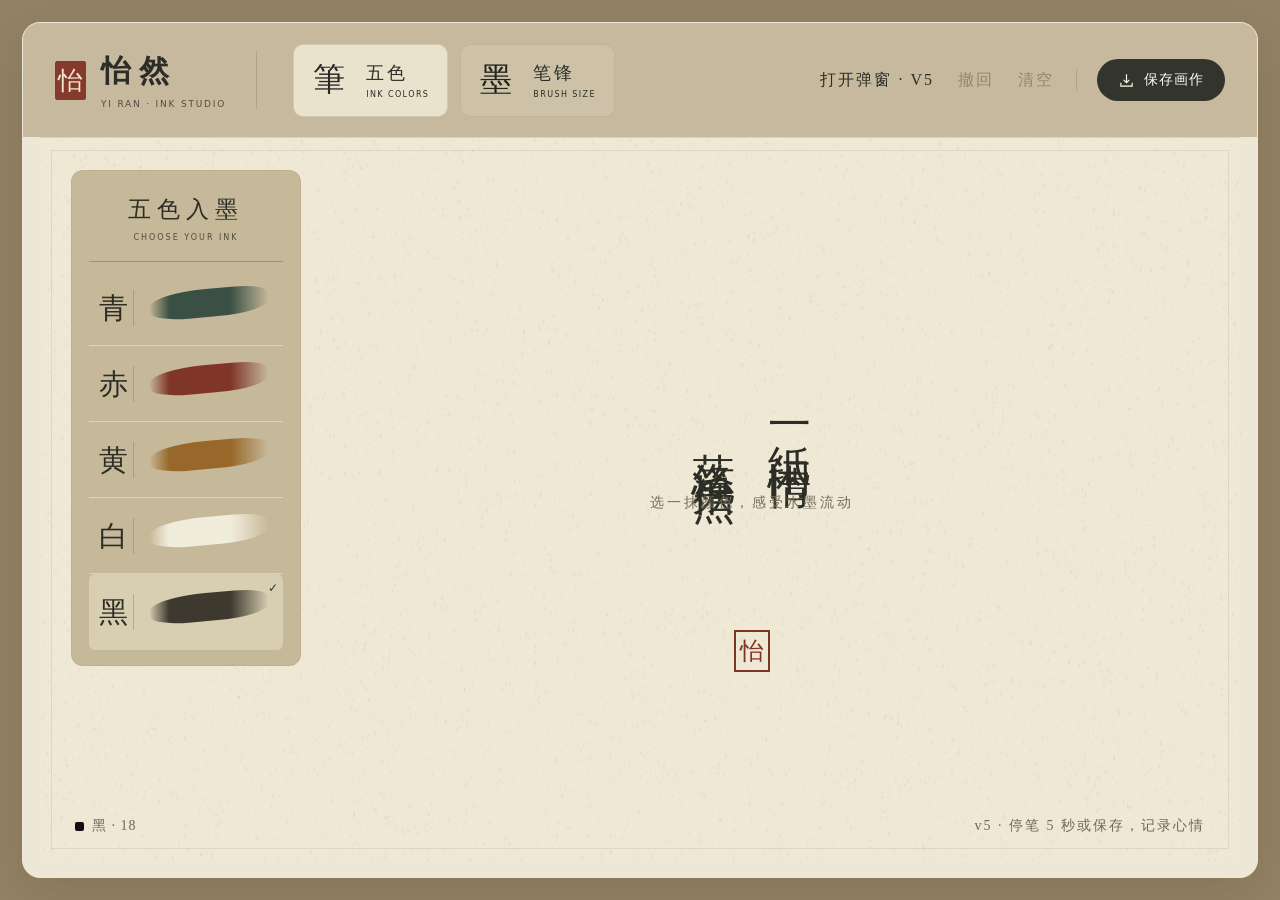
<file: yiran-popup-v5/index.html>
<!doctype html>
<html lang="zh-CN">
<head>
<meta charset="UTF-8">
<meta name="viewport" content="width=device-width,initial-scale=1">
<title>怡然 · 水墨书写 · v5</title>
<meta name="description" content="在宣纸上，用五色笔墨自由书写。">
<link rel="icon" href="data:image/svg+xml,%3Csvg xmlns='http://www.w3.org/2000/svg' viewBox='0 0 40 40'%3E%3Crect x='3' y='3' width='34' height='34' rx='5' fill='%238b0805'/%3E%3Ctext x='20' y='28' text-anchor='middle' font-size='26' fill='%23fffaf0'%3E怡%3C/text%3E%3C/svg%3E">
<link rel="stylesheet" href="style.css">
</head>
<body>
<main class="studio">
<header class="toolbar">
<div class="brand">
<span class="brand-mark">怡</span>
<div>
<strong>怡然</strong>
<small>YI RAN · INK STUDIO</small>
</div>
</div>
<div class="tool-group">
<button class="tool brush" id="paletteToggle" aria-label="选择笔墨颜色" aria-expanded="true" title="选择笔墨颜色">
<span class="tool-art">
<span class="sprite brushIcon">
</span>
</span>
<span class="tool-label">五色<small>INK COLORS</small>
</span>
</button>
<button class="tool ink" id="inkToggle" aria-label="调整毛笔粗细" aria-expanded="false" title="调整毛笔粗细">
<span class="tool-art">
<span class="sprite inkIcon">
</span>
</span>
<span class="tool-label">笔锋<small>BRUSH SIZE</small>
</span>
</button>
</div>
<div class="toolbar-actions">
<button id="openEmotion" type="button">打开弹窗 · V5</button><button id="undo" type="button" title="撤回一笔 · Ctrl / ⌘ Z" disabled>撤回</button>
<button id="clear" type="button" disabled>清空</button>
<span class="action-divider">
</span>
<button class="save-button" id="export" type="button">
<svg width="17" height="17" viewBox="0 0 24 24" fill="none" stroke="currentColor" stroke-width="1.6" aria-hidden="true">
<path d="M12 3v12m-4-4 4 4 4-4M4 15v5h16v-5"/>
</svg>
<span>保存画作</span>
</button>
</div>
<div class="settings" id="settings" hidden>
<label for="size">笔锋 <output id="sizeValue">18</output>
</label>
<input id="size" type="range" min="3" max="60" value="18">
<div class="brush-preview">
<span id="brushSample">
</span>
<small>轻落笔，慢慢写</small>
</div>
</div>
</header>
<section class="paper" aria-label="水墨画纸">
<canvas id="paperTexture" aria-hidden="true">
</canvas>
<canvas id="drawing" aria-label="可用鼠标或触屏自由书写的画布">
</canvas>
<div class="empty-note" aria-hidden="true">
<div class="vertical-title">
<p>一纸闲情</p>
<p>落笔怡然</p>
</div>
<small>选一抹颜色，感受水墨流动</small>
</div>
<div class="seal" aria-label="怡然">
<span class="sprite sealImage">
</span>
</div>
<aside class="palette" id="palette" aria-label="五色笔墨">
<div class="palette-heading">
<span>五色入墨</span>
<small>CHOOSE YOUR INK</small>
</div>
<button class="color" data-color="青" aria-label="青色" aria-pressed="false">
<span>青</span>
<i class="swatch c0">
</i>
</button>
<button class="color" data-color="赤" aria-label="赤色" aria-pressed="false">
<span>赤</span>
<i class="swatch c1">
</i>
</button>
<button class="color" data-color="黄" aria-label="黄色" aria-pressed="false">
<span>黄</span>
<i class="swatch c2">
</i>
</button>
<button class="color" data-color="白" aria-label="白色" aria-pressed="false">
<span>白</span>
<i class="swatch c3">
</i>
</button>
<button class="color" data-color="黑" aria-label="黑色" aria-pressed="true">
<span>黑</span>
<i class="swatch c4">
</i>
</button>
</aside>
<div class="paper-footer">
<span id="inkStatus">
<i>
</i>黑 · 18</span>
<span id="reflectionStatus">v5 · 停笔 5 秒或保存，记录心情</span>
</div>
<p class="toast" id="toast" role="status">
</p>
</section>
</main>
<div id="emotionDialog" class="emotion-overlay" role="dialog" aria-modal="true" aria-labelledby="emotionTitle" hidden>
  <div class="emotion-shell">
    <button class="emotion-close" id="emotionClose" aria-label="关闭情绪卡片">×</button>
    <section class="emotion-response" aria-label="情绪解读">
      <span class="emotion-stamp" aria-hidden="true">怡<br>然</span>
      <p class="emotion-eyebrow">一笔之后 · 听见自己</p>
      <h2 id="responseTitle">把心里的话，慢慢写下来</h2>
      <div id="emotionResult" aria-live="polite" aria-atomic="true"><p>有些感受，可以先交给笔墨。也可以在右边记下刚刚发生的事。</p><p>这里会根据你文字中的情绪线索，给出一段回应。</p></div>
      <p class="emotion-note">本地情绪词解读 · 未接入 AI · 仅供自我觉察</p>
    </section>
    <section class="emotion-entry">
      <p class="emotion-eyebrow">留一点时间给自己</p>
      <h1 id="emotionTitle">情绪卡片</h1>
      <label for="emotionText">因为什么事，有了此刻的感受？</label>
      <textarea id="emotionText" maxlength="2000" placeholder="写下这个事情……
发生了什么？你最在意的是什么？" aria-describedby="emotionHint"></textarea>
      <div class="emotion-meta"><span id="emotionHint">文字仅留在当前页面，不上传、不持久保存</span><span id="emotionCount">0 / 2000</span></div>
      <button id="emotionAnalyze" class="emotion-primary" disabled>听听这份心情 ↗</button>
      <button id="emotionContinue" class="emotion-secondary">先不写，继续落笔</button>
    </section>
  </div>
</div>
<script src="reflection.js"></script>
<script src="app.js"></script>
</body>
</html>
</file>
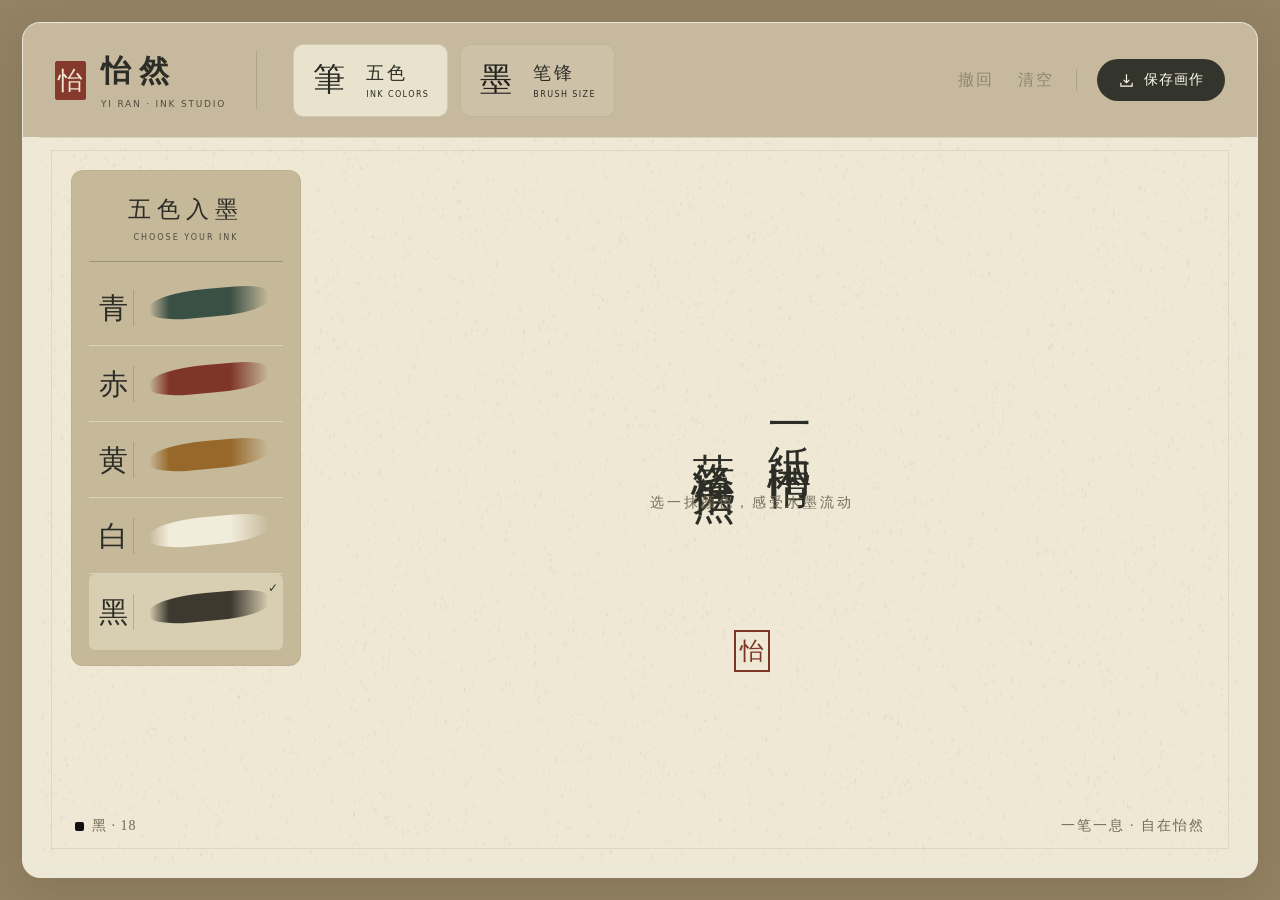
<file: yiran-source/index.html>
<!doctype html>
<html lang="zh-CN">
<head>
<meta charset="UTF-8">
<meta name="viewport" content="width=device-width,initial-scale=1">
<title>怡然 · 水墨书写</title>
<meta name="description" content="在宣纸上，用五色笔墨自由书写。">
<link rel="icon" href="data:image/svg+xml,%3Csvg xmlns='http://www.w3.org/2000/svg' viewBox='0 0 40 40'%3E%3Crect x='3' y='3' width='34' height='34' rx='5' fill='%238b0805'/%3E%3Ctext x='20' y='28' text-anchor='middle' font-size='26' fill='%23fffaf0'%3E怡%3C/text%3E%3C/svg%3E">
<link rel="stylesheet" href="style.css">
</head>
<body>
<main class="studio">
<header class="toolbar">
<div class="brand">
<span class="brand-mark">怡</span>
<div>
<strong>怡然</strong>
<small>YI RAN · INK STUDIO</small>
</div>
</div>
<div class="tool-group">
<button class="tool brush" id="paletteToggle" aria-label="选择笔墨颜色" aria-expanded="true" title="选择笔墨颜色">
<span class="tool-art">
<span class="sprite brushIcon">
</span>
</span>
<span class="tool-label">五色<small>INK COLORS</small>
</span>
</button>
<button class="tool ink" id="inkToggle" aria-label="调整毛笔粗细" aria-expanded="false" title="调整毛笔粗细">
<span class="tool-art">
<span class="sprite inkIcon">
</span>
</span>
<span class="tool-label">笔锋<small>BRUSH SIZE</small>
</span>
</button>
</div>
<div class="toolbar-actions">
<button id="undo" type="button" title="撤回一笔 · Ctrl / ⌘ Z" disabled>撤回</button>
<button id="clear" type="button" disabled>清空</button>
<span class="action-divider">
</span>
<button class="save-button" id="export" type="button">
<svg width="17" height="17" viewBox="0 0 24 24" fill="none" stroke="currentColor" stroke-width="1.6" aria-hidden="true">
<path d="M12 3v12m-4-4 4 4 4-4M4 15v5h16v-5"/>
</svg>
<span>保存画作</span>
</button>
</div>
<div class="settings" id="settings" hidden>
<label for="size">笔锋 <output id="sizeValue">18</output>
</label>
<input id="size" type="range" min="3" max="60" value="18">
<div class="brush-preview">
<span id="brushSample">
</span>
<small>轻落笔，慢慢写</small>
</div>
</div>
</header>
<section class="paper" aria-label="水墨画纸">
<canvas id="paperTexture" aria-hidden="true">
</canvas>
<canvas id="drawing" aria-label="可用鼠标或触屏自由书写的画布">
</canvas>
<div class="empty-note" aria-hidden="true">
<div class="vertical-title">
<p>一纸闲情</p>
<p>落笔怡然</p>
</div>
<small>选一抹颜色，感受水墨流动</small>
</div>
<div class="seal" aria-label="怡然">
<span class="sprite sealImage">
</span>
</div>
<aside class="palette" id="palette" aria-label="五色笔墨">
<div class="palette-heading">
<span>五色入墨</span>
<small>CHOOSE YOUR INK</small>
</div>
<button class="color" data-color="青" aria-label="青色" aria-pressed="false">
<span>青</span>
<i class="swatch c0">
</i>
</button>
<button class="color" data-color="赤" aria-label="赤色" aria-pressed="false">
<span>赤</span>
<i class="swatch c1">
</i>
</button>
<button class="color" data-color="黄" aria-label="黄色" aria-pressed="false">
<span>黄</span>
<i class="swatch c2">
</i>
</button>
<button class="color" data-color="白" aria-label="白色" aria-pressed="false">
<span>白</span>
<i class="swatch c3">
</i>
</button>
<button class="color" data-color="黑" aria-label="黑色" aria-pressed="true">
<span>黑</span>
<i class="swatch c4">
</i>
</button>
</aside>
<div class="paper-footer">
<span id="inkStatus">
<i>
</i>黑 · 18</span>
<span>一笔一息 · 自在怡然</span>
</div>
<p class="toast" id="toast" role="status">
</p>
</section>
</main>
<script src="app.js">
</script>
</body>
</html>
</file>
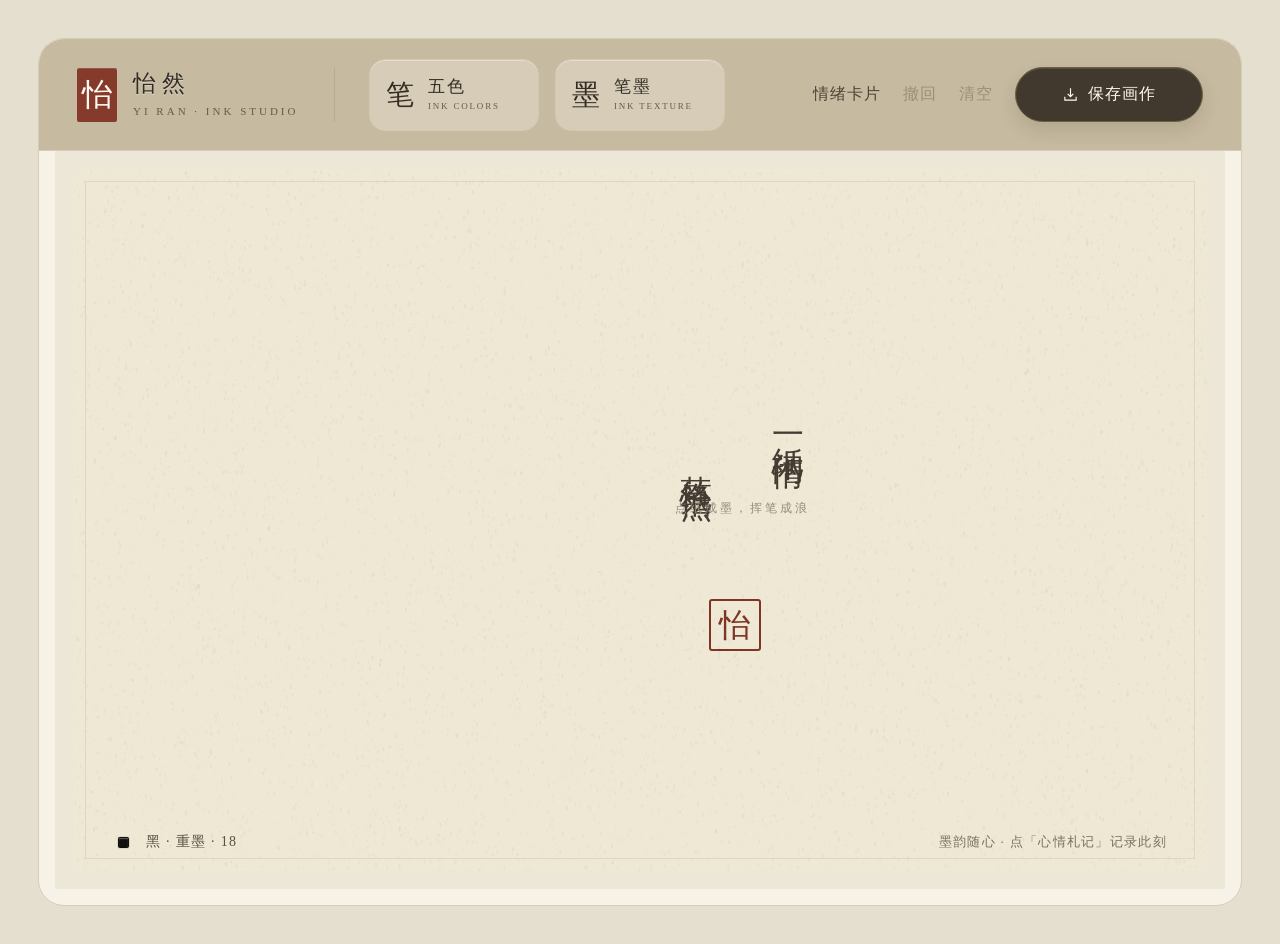
<file: Yiran_V3/index.html>
<!doctype html>
<html lang="zh-CN">
<head>
<meta charset="UTF-8">
<meta name="viewport" content="width=device-width,initial-scale=1">
<title>怡然 · 泼墨雅集 · 流墨版</title>
<meta name="description" content="在宣纸上，用五色笔墨自由书写。">
<link rel="icon" href="data:image/svg+xml,%3Csvg xmlns='http://www.w3.org/2000/svg' viewBox='0 0 40 40'%3E%3Crect x='3' y='3' width='34' height='34' rx='5' fill='%238b0805'/%3E%3Ctext x='20' y='28' text-anchor='middle' font-size='26' fill='%23fffaf0'%3E怡%3C/text%3E%3C/svg%3E">
<link rel="stylesheet" href="style.css">
</head>
<body>
<main class="studio">
<header class="toolbar">
<div class="brand">
<span class="brand-mark">怡</span>
<div>
<strong>怡然</strong>
<small>YI RAN · INK STUDIO</small>
</div>
</div>
<div class="tool-group">
<button class="tool brush" id="paletteToggle" aria-label="选择笔墨颜色" aria-expanded="false" title="选择笔墨颜色">
<span class="tool-art">
<span class="sprite brushIcon">
</span>
</span>
<span class="tool-label">五色<small>INK COLORS</small>
</span>
</button>
<button class="tool ink" id="inkToggle" aria-label="调整笔墨" aria-expanded="false" title="调整笔墨">
<span class="tool-art">
<span class="sprite inkIcon">
</span>
</span>
<span class="tool-label">笔墨<small>INK TEXTURE</small>
</span>
</button>
</div>
<div class="toolbar-actions">
<button id="openEmotion" type="button">情绪卡片</button><button id="undo" type="button" title="撤回一笔 · Ctrl / ⌘ Z" disabled>撤回</button>
<button id="clear" type="button" disabled>清空</button>
<span class="action-divider">
</span>
<button class="save-button" id="export" type="button">
<svg width="17" height="17" viewBox="0 0 24 24" fill="none" stroke="currentColor" stroke-width="1.6" aria-hidden="true">
<path d="M12 3v12m-4-4 4 4 4-4M4 15v5h16v-5"/>
</svg>
<span>保存画作</span>
</button>
</div>
<div class="settings" id="settings" hidden><div class="ink-modes"><div class="ink-modes-head"><span>五墨</span><small>INK TONES</small></div><div class="tone-buttons compact" role="group" aria-label="墨阶"><button class="tone-option" data-tone="焦" aria-pressed="false"><canvas class="tone-mark tone-jiao" data-stroke="jiao" width="280" height="110" aria-hidden="true"></canvas><span class="tone-name">焦</span></button><button class="tone-option" data-tone="浓" aria-pressed="false"><canvas class="tone-mark tone-nong" data-stroke="nong" width="280" height="110" aria-hidden="true"></canvas><span class="tone-name">浓</span></button><button class="tone-option" data-tone="重" aria-pressed="true"><canvas class="tone-mark tone-zhong" data-stroke="zhong" width="280" height="110" aria-hidden="true"></canvas><span class="tone-name">重</span></button><button class="tone-option" data-tone="淡" aria-pressed="false"><canvas class="tone-mark tone-dan" data-stroke="dan" width="280" height="110" aria-hidden="true"></canvas><span class="tone-name">淡</span></button><button class="tone-option" data-tone="清" aria-pressed="false"><canvas class="tone-mark tone-qing" data-stroke="qing" width="280" height="110" aria-hidden="true"></canvas><span class="tone-name">清</span></button></div></div>
<label for="size">笔锋 <output id="sizeValue">18</output>
</label>
<input id="size" type="range" min="1" max="25" value="18">
<div class="brush-preview">
<span id="brushSample">
</span>
<small>挥笔成势，墨随水行</small>
</div>
<div class="splash-control">
  <label for="opacityControl">画笔轻重 <output id="opacityValue">72%</output></label>
  <input id="opacityControl" type="range" min="15" max="100" value="72" aria-label="画笔轻重">
  <small>轻则通透 · 重则浓实</small>
</div>
</div>
</header>
<section class="paper" aria-label="水墨画纸">
<canvas id="paperTexture" aria-hidden="true">
</canvas>
<canvas id="drawing" aria-label="可用鼠标或触屏自由书写的画布">
</canvas>
<div class="empty-note" aria-hidden="true">
<div class="vertical-title">
<p>一纸闲情</p>
<p>落笔怡然</p>
</div>
<small>点纸成墨，挥笔成浪</small>
</div>
<div class="seal" aria-label="怡然">
<span class="sprite sealImage">
</span>
</div>
<aside class="palette" id="palette" aria-label="五色笔墨" hidden>
<div class="palette-heading">
<span>五色入墨</span>
<small>CHOOSE YOUR INK</small>
</div>
<button class="color" data-color="青" aria-label="青色" aria-pressed="false">
<span>青</span>
<i class="swatch c0">
</i>
</button>
<button class="color" data-color="赤" aria-label="赤色" aria-pressed="false">
<span>赤</span>
<i class="swatch c1">
</i>
</button>
<button class="color" data-color="黄" aria-label="黄色" aria-pressed="false">
<span>黄</span>
<i class="swatch c2">
</i>
</button>
<button class="color" data-color="白" aria-label="白色" aria-pressed="false">
<span>白</span>
<i class="swatch c3">
</i>
</button>
<button class="color" data-color="黑" aria-label="黑色" aria-pressed="true">
<span>黑</span>
<i class="swatch c4">
</i>
</button>
</aside>
<div class="paper-footer">
<span id="inkStatus">
<i>
</i>黑 · 重墨 · 18</span>
<span id="reflectionStatus">v5 ・ 停笔 5 秒或保存，记录心情</span>
</div>
<p class="toast" id="toast" role="status">
</p>
</section>
</main>
<div id="emotionDialog" class="emotion-overlay" role="dialog" aria-modal="true" aria-labelledby="emotionTitle" hidden>
  <div class="emotion-shell">
    <button class="emotion-close" id="emotionClose" aria-label="关闭情绪卡片">×</button>
    <section class="emotion-response" aria-label="情绪解读">
      <span class="emotion-stamp" aria-hidden="true">怡<br>然</span>
      <p class="emotion-eyebrow">一笔之后 · 听见自己</p>
      <h2 id="responseTitle">把心里的话，慢慢写下来</h2>
      <div id="emotionResult" aria-live="polite" aria-atomic="true"><p>有些感受，可以先交给笔墨。也可以在右边记下刚刚发生的事。</p><p>这里会根据你文字中的情绪线索，给出一段回应。</p></div>
      <p class="emotion-note">本地情绪词解读 · 未接入 AI · 仅供自我觉察</p>
    </section>
    <section class="emotion-entry">
      <p class="emotion-eyebrow">留一点时间给自己</p>
      <h1 id="emotionTitle">情绪卡片</h1>
      <label for="emotionText">因为什么事，有了此刻的感受？</label>
      <textarea id="emotionText" maxlength="2000" placeholder="写下这个事情……
发生了什么？你最在意的是什么？" aria-describedby="emotionHint"></textarea>
      <div class="emotion-meta"><span id="emotionHint">文字仅留在当前页面，不上传、不持久保存</span><span id="emotionCount">0 / 2000</span></div>
      <button id="emotionAnalyze" class="emotion-primary" disabled>听听这份心情 ↗</button>
      <button id="emotionContinue" class="emotion-secondary">先不写，继续落笔</button>
    </section>
  </div>
</div>
<script src="ui-panels.js"></script>
<script src="reflection.js"></script>
<script src="app.js"></script>
<script src="ink-fallback.js"></script>
</body>
</html>
</file>
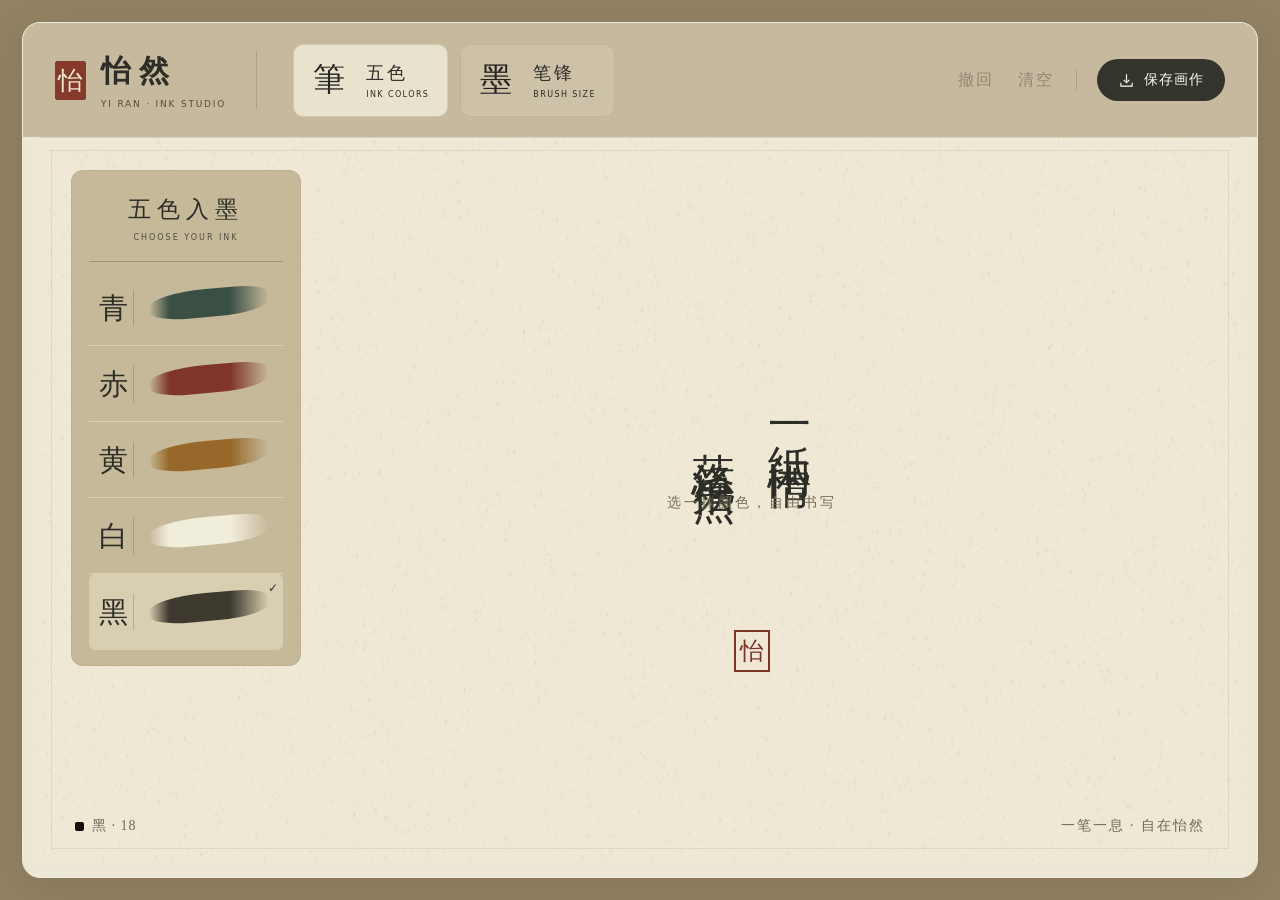
<file: index (2).html>
<!doctype html>
<html lang="zh-CN"><head><meta charset="UTF-8"><meta name="viewport" content="width=device-width,initial-scale=1"><title>怡然 · 水墨书写</title><meta name="description" content="在宣纸上，用五色笔墨自由书写。"><link rel="icon" href="data:image/svg+xml,%3Csvg xmlns='http://www.w3.org/2000/svg' viewBox='0 0 40 40'%3E%3Crect x='3' y='3' width='34' height='34' rx='5' fill='%238b0805'/%3E%3Ctext x='20' y='28' text-anchor='middle' font-size='26' fill='%23fffaf0'%3E怡%3C/text%3E%3C/svg%3E"><link rel="stylesheet" href="style.css"></head>
<body><main class="studio"><header class="toolbar"><div class="brand"><span class="brand-mark">怡</span><div><strong>怡然</strong><small>YI RAN · INK STUDIO</small></div></div><div class="tool-group"><button class="tool brush" id="paletteToggle" aria-label="选择笔墨颜色" aria-expanded="true" title="选择笔墨颜色"><span class="tool-art"><span class="sprite brushIcon"></span></span><span class="tool-label">五色<small>INK COLORS</small></span></button><button class="tool ink" id="inkToggle" aria-label="调整毛笔粗细" aria-expanded="false" title="调整毛笔粗细"><span class="tool-art"><span class="sprite inkIcon"></span></span><span class="tool-label">笔锋<small>BRUSH SIZE</small></span></button></div><div class="toolbar-actions"><button id="undo" type="button" title="撤回一笔 · Ctrl / ⌘ Z" disabled>撤回</button><button id="clear" type="button" disabled>清空</button><span class="action-divider"></span><button class="save-button" id="export" type="button"><svg width="17" height="17" viewBox="0 0 24 24" fill="none" stroke="currentColor" stroke-width="1.6" aria-hidden="true"><path d="M12 3v12m-4-4 4 4 4-4M4 15v5h16v-5"/></svg><span>保存画作</span></button></div><div class="settings" id="settings" hidden><label for="size">笔锋 <output id="sizeValue">18</output></label><input id="size" type="range" min="3" max="60" value="18"><div class="brush-preview"><span id="brushSample"></span><small>轻落笔，慢慢写</small></div></div></header><section class="paper" aria-label="水墨画纸"><canvas id="paperTexture" aria-hidden="true"></canvas><canvas id="drawing" aria-label="可用鼠标或触屏自由书写的画布"></canvas><div class="empty-note" aria-hidden="true"><div class="vertical-title"><p>一纸闲情</p><p>落笔怡然</p></div><small>选一抹颜色，自由书写</small></div><div class="seal" aria-label="怡然"><span class="sprite sealImage"></span></div><aside class="palette" id="palette" aria-label="五色笔墨"><div class="palette-heading"><span>五色入墨</span><small>CHOOSE YOUR INK</small></div><button class="color" data-color="青" aria-label="青色" aria-pressed="false"><span>青</span><i class="swatch c0"></i></button><button class="color" data-color="赤" aria-label="赤色" aria-pressed="false"><span>赤</span><i class="swatch c1"></i></button><button class="color" data-color="黄" aria-label="黄色" aria-pressed="false"><span>黄</span><i class="swatch c2"></i></button><button class="color" data-color="白" aria-label="白色" aria-pressed="false"><span>白</span><i class="swatch c3"></i></button><button class="color" data-color="黑" aria-label="黑色" aria-pressed="true"><span>黑</span><i class="swatch c4"></i></button></aside><div class="paper-footer"><span id="inkStatus"><i></i>黑 · 18</span><span>一笔一息 · 自在怡然</span></div><p class="toast" id="toast" role="status"></p></section></main><script src="app.js"></script></body></html>
</file>
<file: yiran-popup-v5/style.css>
:root{--sand:#c5b89c;--ink:#362c23;--muted:#817665;--line:#493b2424;--red:#8f2720}*{box-sizing:border-box}body{margin:0;background:#e9e5dc;color:var(--ink);font-family:"KaiTi","Kaiti SC","STKaiti","Noto Serif CJK SC",serif}.studio{height:100dvh;min-height:480px;display:flex;flex-direction:column;overflow:hidden}.toolbar{height:100px;flex:none;background:#c5b89c;display:flex;align-items:center;gap:48px;padding:0 40px;position:relative;z-index:4;border-bottom:1px solid #7d6b4824}.brand{display:flex;align-items:center;gap:13px;flex:none}.brand-mark{display:grid;place-items:center;width:36px;height:44px;color:var(--red);border:2px solid var(--red);border-radius:4px;font-size:27px}.brand strong{font-size:26px;letter-spacing:7px;font-weight:500;display:block}.brand small{font-size:12px;letter-spacing:3px;color:#5b503f;display:block;margin-top:3px}.tool-group{display:flex;gap:12px;height:100%;align-items:center}button{font:inherit;color:inherit;cursor:pointer;border:0}button:focus-visible,input:focus-visible{outline:2px solid var(--red);outline-offset:4px}button:disabled{opacity:.35;cursor:default}.tool{display:flex;align-items:center;gap:9px;padding:5px 14px 5px 5px;border-radius:40px;background:transparent;transition:background .2s;border:1px solid transparent}.tool:hover,.tool[aria-expanded=true]{background:#ffffff36;border-color:#ffffff45}.tool-art{display:block;width:48px;height:48px;overflow:hidden;border-radius:50%}.sprite,.swatch{display:block;background-image:none;background-repeat:no-repeat}.brushIcon,.inkIcon{width:84px;height:84px;border-radius:50%;transform:scale(.572);transform-origin:top left}.brushIcon{background-position:-107px -38px}.inkIcon{background-position:-217px -38px}.tool-label{font-size:16px;letter-spacing:2px}.toolbar-actions{margin-left:auto;display:flex;gap:20px;align-items:center;font-family:system-ui,sans-serif}.toolbar-actions>button{background:transparent;padding:10px 2px;font-size:14px;white-space:nowrap}.toolbar-actions>button:not(:disabled):hover{color:var(--red)}.action-divider{width:1px;height:22px;background:#493b2430}.toolbar-actions .save-button{display:flex;gap:9px;align-items:center;padding:13px 19px;background:#3e382d;color:#fffaf0;border-radius:6px;box-shadow:0 3px 8px #33240e15}.toolbar-actions .save-button:hover{background:#554839;color:#fff}.paper{flex:1;min-height:0;position:relative;overflow:hidden;background:#fcfbf7;border:16px solid #e9e5dc;border-top:12px solid #e9e5dc}canvas{position:absolute;inset:0;width:100%;height:100%}#drawing{touch-action:none;cursor:crosshair}.seal{position:absolute;left:calc(50% + 115px);top:43%;transform:translate(-50%,-50%) scale(.57);pointer-events:none;width:175px;height:216px;transition:opacity .45s}.sealImage{width:175px;height:216px;background-position:-811px -518px;mix-blend-mode:multiply}.empty-note{position:absolute;left:calc(50% + 115px);top:calc(43% + 83px);transform:translateX(-50%);text-align:center;pointer-events:none;white-space:nowrap;transition:opacity .45s}.empty-note p{font-size:20px;letter-spacing:5px;margin:15px 0}.empty-note small{font:13px system-ui,sans-serif;letter-spacing:2px;color:#8f877b}.paper.has-ink .seal,.paper.has-ink .empty-note{opacity:0}.palette{position:absolute;top:24px;left:24px;width:242px;background:#c5b89c;padding:20px 17px 14px;border-radius:10px;z-index:2;box-shadow:0 5px 20px #4634140b}.palette-heading{display:flex;align-items:center;justify-content:space-between;padding:0 8px 16px;border-bottom:1px solid #faf8f36b;margin-bottom:6px}.palette-heading>span{font-size:16px;letter-spacing:2px}.palette-heading small{font:10px system-ui,sans-serif;letter-spacing:2px;color:#645943}.color{position:relative;display:flex;align-items:center;width:100%;height:74px;background:transparent;border-bottom:1px solid #f8f6ef90;text-align:left;padding:0 8px;border-radius:5px;transition:background .2s}.color:last-child{border-bottom:0}.color:hover{background:#ffffff22}.color[aria-pressed=true]{background:#fffdf232;box-shadow:inset 3px 0 #66543e}.color[aria-pressed=true]:after{content:'✓';position:absolute;right:7px;top:6px;font:12px system-ui;color:#4f4332}.color span{font-size:27px;width:43px;text-align:center;line-height:36px;flex:none;border-right:1px solid #f8f6efa3}.swatch{flex:none;width:205px;height:85px;margin-left:14px;transform:scale(.60);transform-origin:left center;margin-right:-82px}.c0{background-position:-270px -269px}.c1{background-position:-270px -404px}.c2{background-position:-270px -540px}.c3{background-position:-270px -676px}.c4{background-position:-270px -807px}.settings{position:absolute;left:310px;top:86px;width:244px;padding:23px;background:#f7f4eb;border:1px solid #e2dbcc;border-radius:10px;box-shadow:0 10px 40px #36241720;z-index:5}.settings label{font-size:18px;display:flex;justify-content:space-between}.settings output{font:14px system-ui;color:var(--muted)}.settings input{width:100%;accent-color:#754734;margin:22px 0 15px;height:24px}.brush-preview{display:flex;align-items:center;justify-content:space-between;height:50px;border-top:1px solid var(--line);padding-top:15px}.brush-preview span{display:block;width:18px;height:18px;background:#202d36;border-radius:50%}.brush-preview small{font-size:13px;color:var(--muted)}.paper-footer{position:absolute;bottom:20px;left:32px;right:32px;display:flex;justify-content:space-between;pointer-events:none;font-size:13px;color:#8b8274;letter-spacing:2px}.paper-footer #inkStatus{font:13px system-ui;letter-spacing:1px;display:flex;align-items:center;gap:8px}.paper-footer i{width:9px;height:9px;border:1px solid #0002;background:#202d36;border-radius:50%}.toast{position:absolute;bottom:50px;left:50%;transform:translateX(-50%);background:#362417ed;color:#fff;padding:11px 20px;border-radius:6px;font:14px system-ui,sans-serif;pointer-events:none;opacity:0;transition:opacity .2s;white-space:nowrap}.toast.show{opacity:1}[hidden]{display:none!important}@media(max-width:900px){.toolbar{padding:0 22px;gap:25px;height:88px}.toolbar-actions{gap:12px}.tool-label{display:none}.tool{padding:4px}.brand strong{font-size:23px}.brand small{font-size:12px}.palette{width:218px;left:18px;top:18px;padding:16px 12px}.swatch{transform:scale(.55);margin-left:9px;margin-right:-92px}.color{height:67px}.seal,.empty-note{left:calc(50% + 105px)}.settings{left:230px;top:78px}}@media(max-width:600px){.toolbar{height:78px;gap:12px;padding:0 14px}.brand{gap:0}.brand-mark{width:29px;height:36px;font-size:23px}.brand>div{display:none}.tool-group{gap:5px}.tool-art{width:36px;height:36px}.brushIcon,.inkIcon{transform:scale(.429)}.toolbar-actions{gap:10px}.toolbar-actions>button{font-size:13px}.action-divider{display:none}.toolbar-actions .save-button{padding:11px 12px}.save-button svg{display:none}.paper{border:8px solid #e9e5dc}.palette{left:12px;right:12px;top:auto;bottom:44px;width:auto;padding:8px;display:flex;gap:4px;border-radius:9px;box-shadow:0 4px 24px #3c30191a}.palette-heading{display:none}.color{flex:1;width:0;height:68px;padding:4px 0;display:flex;flex-direction:column;justify-content:center;border:0;overflow:hidden}.color span{font-size:23px;width:auto;border:0;line-height:30px}.swatch{position:absolute;width:205px;height:85px;bottom:-14px;left:50%;margin:0;transform:translateX(-50%) scale(.22);transform-origin:center}.color[aria-pressed=true]{box-shadow:inset 0 -2px #66543e}.color[aria-pressed=true]:after{right:3px;top:3px;font-size:10px}.seal,.empty-note{left:50%}.seal{top:39%;transform:translate(-50%,-50%) scale(.48)}.empty-note{top:calc(39% + 70px)}.empty-note p{font-size:18px;letter-spacing:4px}.empty-note small{font-size:12px;letter-spacing:1px}.paper-footer{bottom:17px;left:18px;right:18px;font-size:12px;letter-spacing:1px}.paper-footer #inkStatus{font-size:12px}.settings{left:65px;top:70px;width:225px}.toast{bottom:126px}}@media(max-height:650px) and (min-width:601px){.palette{padding-top:12px;top:15px}.color{height:56px}.palette-heading{padding-bottom:10px}.paper-footer{bottom:12px}}@media(prefers-reduced-motion:reduce){*{transition:none!important}}

/* Paper, charcoal and tea-brown: the reference's print-inspired direction. */
:root{--sand:#c6b99a;--ink:#2c2d26;--muted:#71694f;--red:#863a2c;--line:#37352b38}
body{background:#938263;font-family:"Songti SC","STSong","SimSun","Noto Serif CJK SC",serif;padding:22px}
.studio{height:calc(100dvh - 44px);min-height:550px;background:#ede8d6;border:1px solid #eee9d8;border-radius:18px;box-shadow:0 12px 44px #332a1820}
.toolbar{height:114px;background:#c6b99e;border:0;padding:0 32px;gap:36px}
.brand{gap:15px;padding-right:30px;border-right:1px solid #524a3633}
.brand-mark{border-radius:2px;width:31px;height:39px;font-size:25px;border-width:1.5px;background:#863a2c;color:#f0e8d5}
.brand strong{font-size:30px;letter-spacing:8px;font-weight:600}.brand small{font:9px system-ui,sans-serif;letter-spacing:1.8px;margin-top:7px;color:#4f4b3c}
.tool-group{gap:12px}.tool{border-radius:10px;background:#ece7d333;padding:10px 18px 10px 9px;gap:12px;border:1px solid #514a321c}.tool:hover,.tool[aria-expanded=true]{background:#e9e3cd;border-color:#6d624333}.tool-art{width:51px;height:51px}.brushIcon,.inkIcon{transform:scale(.607);filter:grayscale(1);mix-blend-mode:multiply}.tool-label{font-size:18px;letter-spacing:3px;text-align:left}.tool-label small{display:block;font:8px system-ui,sans-serif;letter-spacing:1.4px;margin-top:5px}.toolbar-actions{font-family:inherit;gap:20px}.toolbar-actions>button{font-size:16px;letter-spacing:2px}.toolbar-actions .save-button{background:#33352c;border-radius:22px;box-shadow:none;padding:12px 21px;font-size:14px;letter-spacing:1px}.toolbar-actions .save-button:hover{background:#4e503f}
.paper{border:0;border-top:1px solid #8b7b5530;margin:0 16px 16px;background:#eee8d5}.paper:after{content:'';position:absolute;inset:12px;border:1px solid #81745424;pointer-events:none}.palette{top:32px;left:32px;width:230px;border-radius:12px;padding:23px 17px 15px;background:#c6b99a;box-shadow:none;border:1px solid #867a5926}.palette-heading{display:block;text-align:center;border-bottom:1px solid #51472e55;padding:0 0 19px;margin-bottom:8px}.palette-heading>span{font-size:23px;letter-spacing:6px}.palette-heading small{display:block;font-size:8px;letter-spacing:2px;margin-top:8px;color:#4f4b3d}.color{height:76px;border-bottom:1px solid #efead587;border-radius:0;padding:0 5px}.color span{font-size:29px;line-height:36px;width:40px;border-right-color:#53493140}.color[aria-pressed=true]{box-shadow:none;background:#efe8ce70;border-radius:6px}.color[aria-pressed=true]:after{color:#33352c;right:5px;top:7px}.swatch{transform:scale(.57);margin-left:12px;margin-right:-88px;mix-blend-mode:multiply}.c3{mix-blend-mode:normal}.color:hover{background:#efe8ce40}.settings{top:99px;left:360px;background:#e9e2cd;border:1px solid #8d7f5c;border-radius:12px;box-shadow:0 12px 24px #3b311b1c}.settings input{accent-color:#444738}.brush-preview small{color:#615a46}
.empty-note{top:43%;left:calc(50% + 112px);transform:translate(-50%,-50%);width:250px}.vertical-title{display:flex;flex-direction:row-reverse;justify-content:center;gap:20px}.empty-note .vertical-title p{writing-mode:vertical-rl;font-size:43px;line-height:1.3;letter-spacing:10px;margin:0;font-weight:500}.empty-note .vertical-title p:last-child{padding-top:33px}.empty-note>small{display:block;margin-top:35px;font-family:inherit;font-size:14px;letter-spacing:3px;color:#736c58}.seal{left:calc(50% + 112px);top:calc(43% + 202px);transform:translate(-50%,-50%) scale(.17);mix-blend-mode:multiply}.paper-footer{left:36px;right:36px;bottom:26px;color:#706953;font-size:14px}.paper-footer #inkStatus{font-family:inherit;font-size:14px}.paper-footer i{border-radius:2px}.toast{background:#34362c;color:#f3eedf;border-radius:4px;font-family:inherit;letter-spacing:1px}
@media(min-width:1450px){.toolbar{padding:0 48px;gap:48px}.palette{left:42px;top:42px;width:252px;padding:26px 22px 18px}.color{height:86px}.swatch{transform:scale(.64);margin-right:-74px}.empty-note .vertical-title p{font-size:49px}.empty-note{left:calc(50% + 126px)}.seal{left:calc(50% + 126px)}}
@media(max-width:1000px){body{padding:14px}.studio{height:calc(100dvh - 28px)}.toolbar{height:100px;padding:0 22px;gap:22px}.brand{padding-right:20px}.brand strong{font-size:26px}.brand small{font-size:8px;letter-spacing:1px}.tool{padding:7px}.tool-label{display:none}.tool-art{width:46px;height:46px}.brushIcon,.inkIcon{transform:scale(.548)}.toolbar-actions{gap:14px}.toolbar-actions>button{font-size:14px}.palette{left:26px;top:26px;width:210px;padding:20px 13px 13px}.palette-heading>span{font-size:22px}.color{height:68px}.swatch{transform:scale(.52);margin-left:9px;margin-right:-98px}.settings{left:240px;top:88px}.empty-note{left:calc(50% + 105px)}.seal{left:calc(50% + 105px)}}
@media(max-width:600px){body{padding:8px}.studio{height:calc(100dvh - 16px);min-height:490px;border-radius:16px}.toolbar{height:83px;gap:13px;padding:0 14px}.brand{border:0;padding:0}.brand-mark{width:29px;height:37px}.tool-group{gap:5px}.tool{padding:4px;border-radius:50%;background:#ece7d3a1}.tool-art{width:34px;height:34px}.brushIcon,.inkIcon{transform:scale(.405)}.toolbar-actions{gap:10px}.toolbar-actions>button{font-size:13px;letter-spacing:0}.toolbar-actions .save-button{font-size:12px;letter-spacing:0;padding:10px 12px}.save-button span{font-size:0}.save-button span:after{content:'保存';font-size:13px}.paper{margin:0 8px 8px}.paper:after{inset:7px}.palette{top:auto;bottom:53px;left:18px;right:18px;width:auto;padding:8px;background:#c6b99a;border-radius:12px}.palette-heading{display:none}.color{height:68px;padding:3px 0;border:0;border-radius:7px}.color span{font-size:25px;border:0;width:auto}.swatch{transform:translateX(-50%) scale(.22);margin:0}.color[aria-pressed=true]{background:#ede5cd;box-shadow:inset 0 -2px #494c3c}.color[aria-pressed=true]:after{top:3px;right:4px}.empty-note{left:50%;top:36%;width:230px}.empty-note .vertical-title p{font-size:34px;letter-spacing:7px}.empty-note .vertical-title p:last-child{padding-top:24px}.empty-note>small{font-size:12px;margin-top:22px;letter-spacing:2px}.seal{left:50%;top:calc(36% + 157px);transform:translate(-50%,-50%) scale(.13)}.paper-footer{left:22px;right:22px;bottom:23px;font-size:12px;letter-spacing:0}.paper-footer #inkStatus{font-size:12px}.settings{left:45px;top:74px;width:225px}.toast{bottom:136px}}
@media(max-height:700px) and (min-width:601px){body{padding:12px}.studio{height:calc(100dvh - 24px)}.toolbar{height:88px}.palette{top:23px;padding-top:15px}.palette-heading{padding-bottom:12px}.color{height:55px}.empty-note .vertical-title p{font-size:34px;letter-spacing:7px}.empty-note>small{margin-top:20px}.seal{top:calc(43% + 161px)}.settings{top:78px}}
@media(max-height:650px) and (max-width:600px){.empty-note{top:32%}.empty-note .vertical-title p{font-size:26px;letter-spacing:5px}.empty-note>small{margin-top:16px}.seal{display:none}}

/* Self-contained replacements for missing reference sprites. */
#paperTexture{pointer-events:none}#drawing{z-index:1}.empty-note,.seal,.paper-footer{z-index:2}.palette{z-index:3}.toast{z-index:4}
.brushIcon,.inkIcon{transform:none!important;width:100%;height:100%;display:grid;place-items:center;font-size:32px;background:none;border-radius:0}.brushIcon:before{content:'筆'}.inkIcon:before{content:'墨'}
.swatch{width:118px!important;height:28px!important;transform:rotate(-5deg)!important;margin:0 0 0 16px!important;border-radius:48% 27% 43% 32%;background:linear-gradient(95deg,transparent,var(--pigment) 17%,var(--pigment) 68%,transparent)!important;opacity:.84;filter:url('#none')}.c0{--pigment:#295257}.c1{--pigment:#94261f}.c2{--pigment:#b87a1f}.c3{--pigment:#faf7e8}.c4{--pigment:#24221f}
.seal{width:36px;height:42px;transform:translate(-50%,-50%)!important}.sealImage{width:36px;height:42px;border:2px solid #863a2c;display:grid;place-items:center;color:#863a2c;font-size:24px;background:none}.sealImage:before{content:'怡'}
@media(max-width:600px){.swatch{position:static!important;width:36px!important;height:10px!important;margin:4px 0 0!important}.studio{min-height:0}.paper-footer>span:last-child{font-size:10px}}
/* Emotion card: paper on the left, writing on the right. */
#emotionDialog{padding:0;border:2px solid #faf7ed;border-radius:38px;background:#b6a787;color:#39382e;width:min(1020px,calc(100vw - 36px));max-height:calc(100dvh - 36px);box-shadow:0 25px 90px #30261940;overflow:auto;font-family:inherit}
#emotionDialog::backdrop{background:#34302238;backdrop-filter:blur(3px)}
.emotion-shell{display:grid;grid-template-columns:1.3fr 1fr;gap:35px;padding:34px;position:relative}
.emotion-close{position:absolute;top:12px;right:17px;width:34px;height:34px;border-radius:50%;background:#ffffff40;font:26px system-ui;color:#494231;z-index:1}
.emotion-response{padding:35px;border-radius:28px;background:repeating-linear-gradient(92deg,#faf8f000 0 3px,#8d774208 4px 5px),#faf8f0;min-height:490px;display:flex;flex-direction:column}
.emotion-stamp{border:3px double #8b241c;border-radius:9px;color:#8b241c;font-size:36px;line-height:1.1;padding:8px;width:64px;text-align:center;transform:rotate(-3deg);margin-bottom:26px;font-family:KaiTi,serif}
.emotion-eyebrow{font-size:12px;letter-spacing:3px;color:#736a54;margin:0 0 14px}
.emotion-response h2{font-size:24px;font-weight:500;line-height:1.6;margin:0 0 15px}
#emotionResult{font-size:16px;line-height:1.95;overflow-wrap:anywhere}#emotionResult p{margin:0 0 15px}
.emotion-note{margin:auto 0 0;padding-top:24px;font-size:11px;letter-spacing:1px;color:#847963}
.emotion-entry{display:flex;flex-direction:column;padding:22px 0 5px}.emotion-entry h1{font-size:34px;font-weight:500;letter-spacing:7px;margin:0 0 24px}.emotion-entry label{font-size:17px;line-height:1.7}
#emotionText{display:block;resize:vertical;min-height:190px;width:100%;flex:1;margin-top:17px;padding:17px;border:1px solid #f8f2df88;border-radius:12px;background:#fbf7e629;color:#302e26;font:17px/1.9 inherit;font-family:inherit;font-size:17px;line-height:1.9}#emotionText::placeholder{color:#655d4b}#emotionText:focus-visible{outline:2px solid #605a43;outline-offset:3px}
.emotion-meta{display:flex;gap:12px;justify-content:space-between;font:11px/1.6 system-ui;color:#514c3e;margin:10px 0 22px}#emotionCount{white-space:nowrap}
.emotion-primary{background:#3a4034;color:#f5efdd;padding:14px 16px;border-radius:8px;font-size:16px;letter-spacing:2px}.emotion-primary:disabled{opacity:.5}.emotion-secondary{background:none;margin-top:12px;padding:10px;font-size:14px;color:#454333}
@media(max-width:700px){.emotion-shell{grid-template-columns:1fr;padding:24px 18px;gap:20px}.emotion-response{min-height:260px;padding:24px}.emotion-stamp{font-size:24px;width:48px;margin-bottom:16px}.emotion-entry{padding:0 6px}.emotion-entry h1{font-size:28px;margin-bottom:15px}#emotionDialog{border-radius:24px}.toolbar-actions{gap:7px}#openEmotion{font-size:11px;letter-spacing:0}.emotion-response h2{font-size:21px}}

/* v4: explicit fixed overlay, independent of native dialog support. */
#emotionDialog.emotion-overlay{position:fixed;inset:0;width:100vw;height:100dvh;max-height:none;margin:0;padding:22px;border:0;border-radius:0;background:#34302266;backdrop-filter:blur(3px);z-index:2147483647;display:flex;align-items:center;justify-content:center;overflow:auto;box-shadow:none}
#emotionDialog[hidden]{display:none!important}
#emotionDialog .emotion-shell{width:min(1020px,100%);max-height:calc(100dvh - 44px);overflow:auto;background:#b6a787;border:2px solid #faf7ed;border-radius:38px;box-shadow:0 25px 90px #30261940;flex-shrink:0}
@media(max-width:700px){#emotionDialog.emotion-overlay{padding:12px}#emotionDialog .emotion-shell{max-height:calc(100dvh - 24px);border-radius:24px}}
</file>
<file: yiran-source/style.css>
:root{--sand:#c5b89c;--ink:#362c23;--muted:#817665;--line:#493b2424;--red:#8f2720}*{box-sizing:border-box}body{margin:0;background:#e9e5dc;color:var(--ink);font-family:"KaiTi","Kaiti SC","STKaiti","Noto Serif CJK SC",serif}.studio{height:100dvh;min-height:480px;display:flex;flex-direction:column;overflow:hidden}.toolbar{height:100px;flex:none;background:#c5b89c;display:flex;align-items:center;gap:48px;padding:0 40px;position:relative;z-index:4;border-bottom:1px solid #7d6b4824}.brand{display:flex;align-items:center;gap:13px;flex:none}.brand-mark{display:grid;place-items:center;width:36px;height:44px;color:var(--red);border:2px solid var(--red);border-radius:4px;font-size:27px}.brand strong{font-size:26px;letter-spacing:7px;font-weight:500;display:block}.brand small{font-size:12px;letter-spacing:3px;color:#5b503f;display:block;margin-top:3px}.tool-group{display:flex;gap:12px;height:100%;align-items:center}button{font:inherit;color:inherit;cursor:pointer;border:0}button:focus-visible,input:focus-visible{outline:2px solid var(--red);outline-offset:4px}button:disabled{opacity:.35;cursor:default}.tool{display:flex;align-items:center;gap:9px;padding:5px 14px 5px 5px;border-radius:40px;background:transparent;transition:background .2s;border:1px solid transparent}.tool:hover,.tool[aria-expanded=true]{background:#ffffff36;border-color:#ffffff45}.tool-art{display:block;width:48px;height:48px;overflow:hidden;border-radius:50%}.sprite,.swatch{display:block;background-image:none;background-repeat:no-repeat}.brushIcon,.inkIcon{width:84px;height:84px;border-radius:50%;transform:scale(.572);transform-origin:top left}.brushIcon{background-position:-107px -38px}.inkIcon{background-position:-217px -38px}.tool-label{font-size:16px;letter-spacing:2px}.toolbar-actions{margin-left:auto;display:flex;gap:20px;align-items:center;font-family:system-ui,sans-serif}.toolbar-actions>button{background:transparent;padding:10px 2px;font-size:14px;white-space:nowrap}.toolbar-actions>button:not(:disabled):hover{color:var(--red)}.action-divider{width:1px;height:22px;background:#493b2430}.toolbar-actions .save-button{display:flex;gap:9px;align-items:center;padding:13px 19px;background:#3e382d;color:#fffaf0;border-radius:6px;box-shadow:0 3px 8px #33240e15}.toolbar-actions .save-button:hover{background:#554839;color:#fff}.paper{flex:1;min-height:0;position:relative;overflow:hidden;background:#fcfbf7;border:16px solid #e9e5dc;border-top:12px solid #e9e5dc}canvas{position:absolute;inset:0;width:100%;height:100%}#drawing{touch-action:none;cursor:crosshair}.seal{position:absolute;left:calc(50% + 115px);top:43%;transform:translate(-50%,-50%) scale(.57);pointer-events:none;width:175px;height:216px;transition:opacity .45s}.sealImage{width:175px;height:216px;background-position:-811px -518px;mix-blend-mode:multiply}.empty-note{position:absolute;left:calc(50% + 115px);top:calc(43% + 83px);transform:translateX(-50%);text-align:center;pointer-events:none;white-space:nowrap;transition:opacity .45s}.empty-note p{font-size:20px;letter-spacing:5px;margin:15px 0}.empty-note small{font:13px system-ui,sans-serif;letter-spacing:2px;color:#8f877b}.paper.has-ink .seal,.paper.has-ink .empty-note{opacity:0}.palette{position:absolute;top:24px;left:24px;width:242px;background:#c5b89c;padding:20px 17px 14px;border-radius:10px;z-index:2;box-shadow:0 5px 20px #4634140b}.palette-heading{display:flex;align-items:center;justify-content:space-between;padding:0 8px 16px;border-bottom:1px solid #faf8f36b;margin-bottom:6px}.palette-heading>span{font-size:16px;letter-spacing:2px}.palette-heading small{font:10px system-ui,sans-serif;letter-spacing:2px;color:#645943}.color{position:relative;display:flex;align-items:center;width:100%;height:74px;background:transparent;border-bottom:1px solid #f8f6ef90;text-align:left;padding:0 8px;border-radius:5px;transition:background .2s}.color:last-child{border-bottom:0}.color:hover{background:#ffffff22}.color[aria-pressed=true]{background:#fffdf232;box-shadow:inset 3px 0 #66543e}.color[aria-pressed=true]:after{content:'✓';position:absolute;right:7px;top:6px;font:12px system-ui;color:#4f4332}.color span{font-size:27px;width:43px;text-align:center;line-height:36px;flex:none;border-right:1px solid #f8f6efa3}.swatch{flex:none;width:205px;height:85px;margin-left:14px;transform:scale(.60);transform-origin:left center;margin-right:-82px}.c0{background-position:-270px -269px}.c1{background-position:-270px -404px}.c2{background-position:-270px -540px}.c3{background-position:-270px -676px}.c4{background-position:-270px -807px}.settings{position:absolute;left:310px;top:86px;width:244px;padding:23px;background:#f7f4eb;border:1px solid #e2dbcc;border-radius:10px;box-shadow:0 10px 40px #36241720;z-index:5}.settings label{font-size:18px;display:flex;justify-content:space-between}.settings output{font:14px system-ui;color:var(--muted)}.settings input{width:100%;accent-color:#754734;margin:22px 0 15px;height:24px}.brush-preview{display:flex;align-items:center;justify-content:space-between;height:50px;border-top:1px solid var(--line);padding-top:15px}.brush-preview span{display:block;width:18px;height:18px;background:#202d36;border-radius:50%}.brush-preview small{font-size:13px;color:var(--muted)}.paper-footer{position:absolute;bottom:20px;left:32px;right:32px;display:flex;justify-content:space-between;pointer-events:none;font-size:13px;color:#8b8274;letter-spacing:2px}.paper-footer #inkStatus{font:13px system-ui;letter-spacing:1px;display:flex;align-items:center;gap:8px}.paper-footer i{width:9px;height:9px;border:1px solid #0002;background:#202d36;border-radius:50%}.toast{position:absolute;bottom:50px;left:50%;transform:translateX(-50%);background:#362417ed;color:#fff;padding:11px 20px;border-radius:6px;font:14px system-ui,sans-serif;pointer-events:none;opacity:0;transition:opacity .2s;white-space:nowrap}.toast.show{opacity:1}[hidden]{display:none!important}@media(max-width:900px){.toolbar{padding:0 22px;gap:25px;height:88px}.toolbar-actions{gap:12px}.tool-label{display:none}.tool{padding:4px}.brand strong{font-size:23px}.brand small{font-size:12px}.palette{width:218px;left:18px;top:18px;padding:16px 12px}.swatch{transform:scale(.55);margin-left:9px;margin-right:-92px}.color{height:67px}.seal,.empty-note{left:calc(50% + 105px)}.settings{left:230px;top:78px}}@media(max-width:600px){.toolbar{height:78px;gap:12px;padding:0 14px}.brand{gap:0}.brand-mark{width:29px;height:36px;font-size:23px}.brand>div{display:none}.tool-group{gap:5px}.tool-art{width:36px;height:36px}.brushIcon,.inkIcon{transform:scale(.429)}.toolbar-actions{gap:10px}.toolbar-actions>button{font-size:13px}.action-divider{display:none}.toolbar-actions .save-button{padding:11px 12px}.save-button svg{display:none}.paper{border:8px solid #e9e5dc}.palette{left:12px;right:12px;top:auto;bottom:44px;width:auto;padding:8px;display:flex;gap:4px;border-radius:9px;box-shadow:0 4px 24px #3c30191a}.palette-heading{display:none}.color{flex:1;width:0;height:68px;padding:4px 0;display:flex;flex-direction:column;justify-content:center;border:0;overflow:hidden}.color span{font-size:23px;width:auto;border:0;line-height:30px}.swatch{position:absolute;width:205px;height:85px;bottom:-14px;left:50%;margin:0;transform:translateX(-50%) scale(.22);transform-origin:center}.color[aria-pressed=true]{box-shadow:inset 0 -2px #66543e}.color[aria-pressed=true]:after{right:3px;top:3px;font-size:10px}.seal,.empty-note{left:50%}.seal{top:39%;transform:translate(-50%,-50%) scale(.48)}.empty-note{top:calc(39% + 70px)}.empty-note p{font-size:18px;letter-spacing:4px}.empty-note small{font-size:12px;letter-spacing:1px}.paper-footer{bottom:17px;left:18px;right:18px;font-size:12px;letter-spacing:1px}.paper-footer #inkStatus{font-size:12px}.settings{left:65px;top:70px;width:225px}.toast{bottom:126px}}@media(max-height:650px) and (min-width:601px){.palette{padding-top:12px;top:15px}.color{height:56px}.palette-heading{padding-bottom:10px}.paper-footer{bottom:12px}}@media(prefers-reduced-motion:reduce){*{transition:none!important}}

/* Paper, charcoal and tea-brown: the reference's print-inspired direction. */
:root{--sand:#c6b99a;--ink:#2c2d26;--muted:#71694f;--red:#863a2c;--line:#37352b38}
body{background:#938263;font-family:"Songti SC","STSong","SimSun","Noto Serif CJK SC",serif;padding:22px}
.studio{height:calc(100dvh - 44px);min-height:550px;background:#ede8d6;border:1px solid #eee9d8;border-radius:18px;box-shadow:0 12px 44px #332a1820}
.toolbar{height:114px;background:#c6b99e;border:0;padding:0 32px;gap:36px}
.brand{gap:15px;padding-right:30px;border-right:1px solid #524a3633}
.brand-mark{border-radius:2px;width:31px;height:39px;font-size:25px;border-width:1.5px;background:#863a2c;color:#f0e8d5}
.brand strong{font-size:30px;letter-spacing:8px;font-weight:600}.brand small{font:9px system-ui,sans-serif;letter-spacing:1.8px;margin-top:7px;color:#4f4b3c}
.tool-group{gap:12px}.tool{border-radius:10px;background:#ece7d333;padding:10px 18px 10px 9px;gap:12px;border:1px solid #514a321c}.tool:hover,.tool[aria-expanded=true]{background:#e9e3cd;border-color:#6d624333}.tool-art{width:51px;height:51px}.brushIcon,.inkIcon{transform:scale(.607);filter:grayscale(1);mix-blend-mode:multiply}.tool-label{font-size:18px;letter-spacing:3px;text-align:left}.tool-label small{display:block;font:8px system-ui,sans-serif;letter-spacing:1.4px;margin-top:5px}.toolbar-actions{font-family:inherit;gap:20px}.toolbar-actions>button{font-size:16px;letter-spacing:2px}.toolbar-actions .save-button{background:#33352c;border-radius:22px;box-shadow:none;padding:12px 21px;font-size:14px;letter-spacing:1px}.toolbar-actions .save-button:hover{background:#4e503f}
.paper{border:0;border-top:1px solid #8b7b5530;margin:0 16px 16px;background:#eee8d5}.paper:after{content:'';position:absolute;inset:12px;border:1px solid #81745424;pointer-events:none}.palette{top:32px;left:32px;width:230px;border-radius:12px;padding:23px 17px 15px;background:#c6b99a;box-shadow:none;border:1px solid #867a5926}.palette-heading{display:block;text-align:center;border-bottom:1px solid #51472e55;padding:0 0 19px;margin-bottom:8px}.palette-heading>span{font-size:23px;letter-spacing:6px}.palette-heading small{display:block;font-size:8px;letter-spacing:2px;margin-top:8px;color:#4f4b3d}.color{height:76px;border-bottom:1px solid #efead587;border-radius:0;padding:0 5px}.color span{font-size:29px;line-height:36px;width:40px;border-right-color:#53493140}.color[aria-pressed=true]{box-shadow:none;background:#efe8ce70;border-radius:6px}.color[aria-pressed=true]:after{color:#33352c;right:5px;top:7px}.swatch{transform:scale(.57);margin-left:12px;margin-right:-88px;mix-blend-mode:multiply}.c3{mix-blend-mode:normal}.color:hover{background:#efe8ce40}.settings{top:99px;left:360px;background:#e9e2cd;border:1px solid #8d7f5c;border-radius:12px;box-shadow:0 12px 24px #3b311b1c}.settings input{accent-color:#444738}.brush-preview small{color:#615a46}
.empty-note{top:43%;left:calc(50% + 112px);transform:translate(-50%,-50%);width:250px}.vertical-title{display:flex;flex-direction:row-reverse;justify-content:center;gap:20px}.empty-note .vertical-title p{writing-mode:vertical-rl;font-size:43px;line-height:1.3;letter-spacing:10px;margin:0;font-weight:500}.empty-note .vertical-title p:last-child{padding-top:33px}.empty-note>small{display:block;margin-top:35px;font-family:inherit;font-size:14px;letter-spacing:3px;color:#736c58}.seal{left:calc(50% + 112px);top:calc(43% + 202px);transform:translate(-50%,-50%) scale(.17);mix-blend-mode:multiply}.paper-footer{left:36px;right:36px;bottom:26px;color:#706953;font-size:14px}.paper-footer #inkStatus{font-family:inherit;font-size:14px}.paper-footer i{border-radius:2px}.toast{background:#34362c;color:#f3eedf;border-radius:4px;font-family:inherit;letter-spacing:1px}
@media(min-width:1450px){.toolbar{padding:0 48px;gap:48px}.palette{left:42px;top:42px;width:252px;padding:26px 22px 18px}.color{height:86px}.swatch{transform:scale(.64);margin-right:-74px}.empty-note .vertical-title p{font-size:49px}.empty-note{left:calc(50% + 126px)}.seal{left:calc(50% + 126px)}}
@media(max-width:1000px){body{padding:14px}.studio{height:calc(100dvh - 28px)}.toolbar{height:100px;padding:0 22px;gap:22px}.brand{padding-right:20px}.brand strong{font-size:26px}.brand small{font-size:8px;letter-spacing:1px}.tool{padding:7px}.tool-label{display:none}.tool-art{width:46px;height:46px}.brushIcon,.inkIcon{transform:scale(.548)}.toolbar-actions{gap:14px}.toolbar-actions>button{font-size:14px}.palette{left:26px;top:26px;width:210px;padding:20px 13px 13px}.palette-heading>span{font-size:22px}.color{height:68px}.swatch{transform:scale(.52);margin-left:9px;margin-right:-98px}.settings{left:240px;top:88px}.empty-note{left:calc(50% + 105px)}.seal{left:calc(50% + 105px)}}
@media(max-width:600px){body{padding:8px}.studio{height:calc(100dvh - 16px);min-height:490px;border-radius:16px}.toolbar{height:83px;gap:13px;padding:0 14px}.brand{border:0;padding:0}.brand-mark{width:29px;height:37px}.tool-group{gap:5px}.tool{padding:4px;border-radius:50%;background:#ece7d3a1}.tool-art{width:34px;height:34px}.brushIcon,.inkIcon{transform:scale(.405)}.toolbar-actions{gap:10px}.toolbar-actions>button{font-size:13px;letter-spacing:0}.toolbar-actions .save-button{font-size:12px;letter-spacing:0;padding:10px 12px}.save-button span{font-size:0}.save-button span:after{content:'保存';font-size:13px}.paper{margin:0 8px 8px}.paper:after{inset:7px}.palette{top:auto;bottom:53px;left:18px;right:18px;width:auto;padding:8px;background:#c6b99a;border-radius:12px}.palette-heading{display:none}.color{height:68px;padding:3px 0;border:0;border-radius:7px}.color span{font-size:25px;border:0;width:auto}.swatch{transform:translateX(-50%) scale(.22);margin:0}.color[aria-pressed=true]{background:#ede5cd;box-shadow:inset 0 -2px #494c3c}.color[aria-pressed=true]:after{top:3px;right:4px}.empty-note{left:50%;top:36%;width:230px}.empty-note .vertical-title p{font-size:34px;letter-spacing:7px}.empty-note .vertical-title p:last-child{padding-top:24px}.empty-note>small{font-size:12px;margin-top:22px;letter-spacing:2px}.seal{left:50%;top:calc(36% + 157px);transform:translate(-50%,-50%) scale(.13)}.paper-footer{left:22px;right:22px;bottom:23px;font-size:12px;letter-spacing:0}.paper-footer #inkStatus{font-size:12px}.settings{left:45px;top:74px;width:225px}.toast{bottom:136px}}
@media(max-height:700px) and (min-width:601px){body{padding:12px}.studio{height:calc(100dvh - 24px)}.toolbar{height:88px}.palette{top:23px;padding-top:15px}.palette-heading{padding-bottom:12px}.color{height:55px}.empty-note .vertical-title p{font-size:34px;letter-spacing:7px}.empty-note>small{margin-top:20px}.seal{top:calc(43% + 161px)}.settings{top:78px}}
@media(max-height:650px) and (max-width:600px){.empty-note{top:32%}.empty-note .vertical-title p{font-size:26px;letter-spacing:5px}.empty-note>small{margin-top:16px}.seal{display:none}}

/* Self-contained replacements for missing reference sprites. */
#paperTexture{pointer-events:none}#drawing{z-index:1}.empty-note,.seal,.paper-footer{z-index:2}.palette{z-index:3}.toast{z-index:4}
.brushIcon,.inkIcon{transform:none!important;width:100%;height:100%;display:grid;place-items:center;font-size:32px;background:none;border-radius:0}.brushIcon:before{content:'筆'}.inkIcon:before{content:'墨'}
.swatch{width:118px!important;height:28px!important;transform:rotate(-5deg)!important;margin:0 0 0 16px!important;border-radius:48% 27% 43% 32%;background:linear-gradient(95deg,transparent,var(--pigment) 17%,var(--pigment) 68%,transparent)!important;opacity:.84;filter:url('#none')}.c0{--pigment:#295257}.c1{--pigment:#94261f}.c2{--pigment:#b87a1f}.c3{--pigment:#faf7e8}.c4{--pigment:#24221f}
.seal{width:36px;height:42px;transform:translate(-50%,-50%)!important}.sealImage{width:36px;height:42px;border:2px solid #863a2c;display:grid;place-items:center;color:#863a2c;font-size:24px;background:none}.sealImage:before{content:'怡'}
@media(max-width:600px){.swatch{position:static!important;width:36px!important;height:10px!important;margin:4px 0 0!important}.studio{min-height:0}.paper-footer>span:last-child{font-size:10px}}
</file>
<file: Yiran_V3/style.css>
:root{--sand:#c5b89c;--ink:#362c23;--muted:#817665;--line:#493b2424;--red:#8f2720}*{box-sizing:border-box}body{margin:0;background:#e9e5dc;color:var(--ink);font-family:"KaiTi","Kaiti SC","STKaiti","Noto Serif CJK SC",serif}.studio{height:100dvh;min-height:480px;display:flex;flex-direction:column;overflow:hidden}.toolbar{height:100px;flex:none;background:#c5b89c;display:flex;align-items:center;gap:48px;padding:0 40px;position:relative;z-index:4;border-bottom:1px solid #7d6b4824}.brand{display:flex;align-items:center;gap:13px;flex:none}.brand-mark{display:grid;place-items:center;width:36px;height:44px;color:var(--red);border:2px solid var(--red);border-radius:4px;font-size:27px}.brand strong{font-size:26px;letter-spacing:7px;font-weight:500;display:block}.brand small{font-size:12px;letter-spacing:3px;color:#5b503f;display:block;margin-top:3px}.tool-group{display:flex;gap:12px;height:100%;align-items:center}button{font:inherit;color:inherit;cursor:pointer;border:0}button:focus-visible,input:focus-visible{outline:2px solid var(--red);outline-offset:4px}button:disabled{opacity:.35;cursor:default}.tool{display:flex;align-items:center;gap:9px;padding:5px 14px 5px 5px;border-radius:40px;background:transparent;transition:background .2s;border:1px solid transparent}.tool:hover,.tool[aria-expanded=true]{background:#ffffff36;border-color:#ffffff45}.tool-art{display:block;width:48px;height:48px;overflow:hidden;border-radius:50%}.sprite,.swatch{display:block;background-image:none;background-repeat:no-repeat}.brushIcon,.inkIcon{width:84px;height:84px;border-radius:50%;transform:scale(.572);transform-origin:top left}.brushIcon{background-position:-107px -38px}.inkIcon{background-position:-217px -38px}.tool-label{font-size:16px;letter-spacing:2px}.toolbar-actions{margin-left:auto;display:flex;gap:20px;align-items:center;font-family:system-ui,sans-serif}.toolbar-actions>button{background:transparent;padding:10px 2px;font-size:14px;white-space:nowrap}.toolbar-actions>button:not(:disabled):hover{color:var(--red)}.action-divider{width:1px;height:22px;background:#493b2430}.toolbar-actions .save-button{display:flex;gap:9px;align-items:center;padding:13px 19px;background:#3e382d;color:#fffaf0;border-radius:6px;box-shadow:0 3px 8px #33240e15}.toolbar-actions .save-button:hover{background:#554839;color:#fff}.paper{flex:1;min-height:0;position:relative;overflow:hidden;background:#fcfbf7;border:16px solid #e9e5dc;border-top:12px solid #e9e5dc}canvas{position:absolute;inset:0;width:100%;height:100%}#drawing{touch-action:none;cursor:crosshair}.seal{position:absolute;left:calc(50% + 115px);top:43%;transform:translate(-50%,-50%) scale(.57);pointer-events:none;width:175px;height:216px;transition:opacity .45s}.sealImage{width:175px;height:216px;background-position:-811px -518px;mix-blend-mode:multiply}.empty-note{position:absolute;left:calc(50% + 115px);top:calc(43% + 83px);transform:translateX(-50%);text-align:center;pointer-events:none;white-space:nowrap;transition:opacity .45s}.empty-note p{font-size:20px;letter-spacing:5px;margin:15px 0}.empty-note small{font:13px system-ui,sans-serif;letter-spacing:2px;color:#8f877b}.paper.has-ink .seal,.paper.has-ink .empty-note{opacity:0}.palette{position:absolute;top:24px;left:24px;width:242px;background:#c5b89c;padding:20px 17px 14px;border-radius:10px;z-index:2;box-shadow:0 5px 20px #4634140b}.palette-heading{display:flex;align-items:center;justify-content:space-between;padding:0 8px 16px;border-bottom:1px solid #faf8f36b;margin-bottom:6px}.palette-heading>span{font-size:16px;letter-spacing:2px}.palette-heading small{font:10px system-ui,sans-serif;letter-spacing:2px;color:#645943}.color{position:relative;display:flex;align-items:center;width:100%;height:74px;background:transparent;border-bottom:1px solid #f8f6ef90;text-align:left;padding:0 8px;border-radius:5px;transition:background .2s}.color:last-child{border-bottom:0}.color:hover{background:#ffffff22}.color[aria-pressed=true]{background:#fffdf232;box-shadow:inset 3px 0 #66543e}.color[aria-pressed=true]:after{content:'✓';position:absolute;right:7px;top:6px;font:12px system-ui;color:#4f4332}.color span{font-size:27px;width:43px;text-align:center;line-height:36px;flex:none;border-right:1px solid #f8f6efa3}.swatch{flex:none;width:205px;height:85px;margin-left:14px;transform:scale(.60);transform-origin:left center;margin-right:-82px}.c0{background-position:-270px -269px}.c1{background-position:-270px -404px}.c2{background-position:-270px -540px}.c3{background-position:-270px -676px}.c4{background-position:-270px -807px}.settings{position:absolute;left:310px;top:86px;width:244px;padding:23px;background:#f7f4eb;border:1px solid #e2dbcc;border-radius:10px;box-shadow:0 10px 40px #36241720;z-index:5}.settings label{font-size:18px;display:flex;justify-content:space-between}.settings output{font:14px system-ui;color:var(--muted)}.settings input{width:100%;accent-color:#754734;margin:22px 0 15px;height:24px}.brush-preview{display:flex;align-items:center;justify-content:space-between;height:50px;border-top:1px solid var(--line);padding-top:15px}.brush-preview span{display:block;width:18px;height:18px;background:#202d36;border-radius:50%}.brush-preview small{font-size:13px;color:var(--muted)}.paper-footer{position:absolute;bottom:20px;left:32px;right:32px;display:flex;justify-content:space-between;pointer-events:none;font-size:13px;color:#8b8274;letter-spacing:2px}.paper-footer #inkStatus{font:13px system-ui;letter-spacing:1px;display:flex;align-items:center;gap:8px}.paper-footer i{width:9px;height:9px;border:1px solid #0002;background:#202d36;border-radius:50%}.toast{position:absolute;bottom:50px;left:50%;transform:translateX(-50%);background:#362417ed;color:#fff;padding:11px 20px;border-radius:6px;font:14px system-ui,sans-serif;pointer-events:none;opacity:0;transition:opacity .2s;white-space:nowrap}.toast.show{opacity:1}[hidden]{display:none!important}@media(max-width:900px){.toolbar{padding:0 22px;gap:25px;height:88px}.toolbar-actions{gap:12px}.tool-label{display:none}.tool{padding:4px}.brand strong{font-size:23px}.brand small{font-size:12px}.palette{width:218px;left:18px;top:18px;padding:16px 12px}.swatch{transform:scale(.55);margin-left:9px;margin-right:-92px}.color{height:67px}.seal,.empty-note{left:calc(50% + 105px)}.settings{left:230px;top:78px}}@media(max-width:600px){.toolbar{height:78px;gap:12px;padding:0 14px}.brand{gap:0}.brand-mark{width:29px;height:36px;font-size:23px}.brand>div{display:none}.tool-group{gap:5px}.tool-art{width:36px;height:36px}.brushIcon,.inkIcon{transform:scale(.429)}.toolbar-actions{gap:10px}.toolbar-actions>button{font-size:13px}.action-divider{display:none}.toolbar-actions .save-button{padding:11px 12px}.save-button svg{display:none}.paper{border:8px solid #e9e5dc}.palette{left:12px;right:12px;top:auto;bottom:44px;width:auto;padding:8px;display:flex;gap:4px;border-radius:9px;box-shadow:0 4px 24px #3c30191a}.palette-heading{display:none}.color{flex:1;width:0;height:68px;padding:4px 0;display:flex;flex-direction:column;justify-content:center;border:0;overflow:hidden}.color span{font-size:23px;width:auto;border:0;line-height:30px}.swatch{position:absolute;width:205px;height:85px;bottom:-14px;left:50%;margin:0;transform:translateX(-50%) scale(.22);transform-origin:center}.color[aria-pressed=true]{box-shadow:inset 0 -2px #66543e}.color[aria-pressed=true]:after{right:3px;top:3px;font-size:10px}.seal,.empty-note{left:50%}.seal{top:39%;transform:translate(-50%,-50%) scale(.48)}.empty-note{top:calc(39% + 70px)}.empty-note p{font-size:18px;letter-spacing:4px}.empty-note small{font-size:12px;letter-spacing:1px}.paper-footer{bottom:17px;left:18px;right:18px;font-size:12px;letter-spacing:1px}.paper-footer #inkStatus{font-size:12px}.settings{left:65px;top:70px;width:225px}.toast{bottom:126px}}@media(max-height:650px) and (min-width:601px){.palette{padding-top:12px;top:15px}.color{height:56px}.palette-heading{padding-bottom:10px}.paper-footer{bottom:12px}}@media(prefers-reduced-motion:reduce){*{transition:none!important}}

/* Paper, charcoal and tea-brown: the reference's print-inspired direction. */
:root{--sand:#c6b99a;--ink:#2c2d26;--muted:#71694f;--red:#863a2c;--line:#37352b38}
body{background:#938263;font-family:"Songti SC","STSong","SimSun","Noto Serif CJK SC",serif;padding:22px}
.studio{height:calc(100dvh - 44px);min-height:550px;background:#ede8d6;border:1px solid #eee9d8;border-radius:18px;box-shadow:0 12px 44px #332a1820}
.toolbar{height:114px;background:#c6b99e;border:0;padding:0 32px;gap:36px}
.brand{gap:15px;padding-right:30px;border-right:1px solid #524a3633}
.brand-mark{border-radius:2px;width:31px;height:39px;font-size:25px;border-width:1.5px;background:#863a2c;color:#f0e8d5}
.brand strong{font-size:30px;letter-spacing:8px;font-weight:600}.brand small{font:9px system-ui,sans-serif;letter-spacing:1.8px;margin-top:7px;color:#4f4b3c}
.tool-group{gap:12px}.tool{border-radius:10px;background:#ece7d333;padding:10px 18px 10px 9px;gap:12px;border:1px solid #514a321c}.tool:hover,.tool[aria-expanded=true]{background:#e9e3cd;border-color:#6d624333}.tool-art{width:51px;height:51px}.brushIcon,.inkIcon{transform:scale(.607);filter:grayscale(1);mix-blend-mode:multiply}.tool-label{font-size:18px;letter-spacing:3px;text-align:left}.tool-label small{display:block;font:8px system-ui,sans-serif;letter-spacing:1.4px;margin-top:5px}.toolbar-actions{font-family:inherit;gap:20px}.toolbar-actions>button{font-size:16px;letter-spacing:2px}.toolbar-actions .save-button{background:#33352c;border-radius:22px;box-shadow:none;padding:12px 21px;font-size:14px;letter-spacing:1px}.toolbar-actions .save-button:hover{background:#4e503f}
.paper{border:0;border-top:1px solid #8b7b5530;margin:0 16px 16px;background:#eee8d5}.paper:after{content:'';position:absolute;inset:12px;border:1px solid #81745424;pointer-events:none}.palette{top:32px;left:32px;width:230px;border-radius:12px;padding:23px 17px 15px;background:#c6b99a;box-shadow:none;border:1px solid #867a5926}.palette-heading{display:block;text-align:center;border-bottom:1px solid #51472e55;padding:0 0 19px;margin-bottom:8px}.palette-heading>span{font-size:23px;letter-spacing:6px}.palette-heading small{display:block;font-size:8px;letter-spacing:2px;margin-top:8px;color:#4f4b3d}.color{height:76px;border-bottom:1px solid #efead587;border-radius:0;padding:0 5px}.color span{font-size:29px;line-height:36px;width:40px;border-right-color:#53493140}.color[aria-pressed=true]{box-shadow:none;background:#efe8ce70;border-radius:6px}.color[aria-pressed=true]:after{color:#33352c;right:5px;top:7px}.swatch{transform:scale(.57);margin-left:12px;margin-right:-88px;mix-blend-mode:multiply}.c3{mix-blend-mode:normal}.color:hover{background:#efe8ce40}.settings{top:99px;left:360px;background:#e9e2cd;border:1px solid #8d7f5c;border-radius:12px;box-shadow:0 12px 24px #3b311b1c}.settings input{accent-color:#444738}.brush-preview small{color:#615a46}
.empty-note{top:43%;left:calc(50% + 112px);transform:translate(-50%,-50%);width:250px}.vertical-title{display:flex;flex-direction:row-reverse;justify-content:center;gap:20px}.empty-note .vertical-title p{writing-mode:vertical-rl;font-size:43px;line-height:1.3;letter-spacing:10px;margin:0;font-weight:500}.empty-note .vertical-title p:last-child{padding-top:33px}.empty-note>small{display:block;margin-top:35px;font-family:inherit;font-size:14px;letter-spacing:3px;color:#736c58}.seal{left:calc(50% + 112px);top:calc(43% + 202px);transform:translate(-50%,-50%) scale(.17);mix-blend-mode:multiply}.paper-footer{left:36px;right:36px;bottom:26px;color:#706953;font-size:14px}.paper-footer #inkStatus{font-family:inherit;font-size:14px}.paper-footer i{border-radius:2px}.toast{background:#34362c;color:#f3eedf;border-radius:4px;font-family:inherit;letter-spacing:1px}
@media(min-width:1450px){.toolbar{padding:0 48px;gap:48px}.palette{left:42px;top:42px;width:252px;padding:26px 22px 18px}.color{height:86px}.swatch{transform:scale(.64);margin-right:-74px}.empty-note .vertical-title p{font-size:49px}.empty-note{left:calc(50% + 126px)}.seal{left:calc(50% + 126px)}}
@media(max-width:1000px){body{padding:14px}.studio{height:calc(100dvh - 28px)}.toolbar{height:100px;padding:0 22px;gap:22px}.brand{padding-right:20px}.brand strong{font-size:26px}.brand small{font-size:8px;letter-spacing:1px}.tool{padding:7px}.tool-label{display:none}.tool-art{width:46px;height:46px}.brushIcon,.inkIcon{transform:scale(.548)}.toolbar-actions{gap:14px}.toolbar-actions>button{font-size:14px}.palette{left:26px;top:26px;width:210px;padding:20px 13px 13px}.palette-heading>span{font-size:22px}.color{height:68px}.swatch{transform:scale(.52);margin-left:9px;margin-right:-98px}.settings{left:240px;top:88px}.empty-note{left:calc(50% + 105px)}.seal{left:calc(50% + 105px)}}
@media(max-width:600px){body{padding:8px}.studio{height:calc(100dvh - 16px);min-height:490px;border-radius:16px}.toolbar{height:83px;gap:13px;padding:0 14px}.brand{border:0;padding:0}.brand-mark{width:29px;height:37px}.tool-group{gap:5px}.tool{padding:4px;border-radius:50%;background:#ece7d3a1}.tool-art{width:34px;height:34px}.brushIcon,.inkIcon{transform:scale(.405)}.toolbar-actions{gap:10px}.toolbar-actions>button{font-size:13px;letter-spacing:0}.toolbar-actions .save-button{font-size:12px;letter-spacing:0;padding:10px 12px}.save-button span{font-size:0}.save-button span:after{content:'保存';font-size:13px}.paper{margin:0 8px 8px}.paper:after{inset:7px}.palette{top:auto;bottom:53px;left:18px;right:18px;width:auto;padding:8px;background:#c6b99a;border-radius:12px}.palette-heading{display:none}.color{height:68px;padding:3px 0;border:0;border-radius:7px}.color span{font-size:25px;border:0;width:auto}.swatch{transform:translateX(-50%) scale(.22);margin:0}.color[aria-pressed=true]{background:#ede5cd;box-shadow:inset 0 -2px #494c3c}.color[aria-pressed=true]:after{top:3px;right:4px}.empty-note{left:50%;top:36%;width:230px}.empty-note .vertical-title p{font-size:34px;letter-spacing:7px}.empty-note .vertical-title p:last-child{padding-top:24px}.empty-note>small{font-size:12px;margin-top:22px;letter-spacing:2px}.seal{left:50%;top:calc(36% + 157px);transform:translate(-50%,-50%) scale(.13)}.paper-footer{left:22px;right:22px;bottom:23px;font-size:12px;letter-spacing:0}.paper-footer #inkStatus{font-size:12px}.settings{left:45px;top:74px;width:225px}.toast{bottom:136px}}
@media(max-height:700px) and (min-width:601px){body{padding:12px}.studio{height:calc(100dvh - 24px)}.toolbar{height:88px}.palette{top:23px;padding-top:15px}.palette-heading{padding-bottom:12px}.color{height:55px}.empty-note .vertical-title p{font-size:34px;letter-spacing:7px}.empty-note>small{margin-top:20px}.seal{top:calc(43% + 161px)}.settings{top:78px}}
@media(max-height:650px) and (max-width:600px){.empty-note{top:32%}.empty-note .vertical-title p{font-size:26px;letter-spacing:5px}.empty-note>small{margin-top:16px}.seal{display:none}}

/* Self-contained replacements for missing reference sprites. */
#paperTexture{pointer-events:none}#drawing{z-index:1}.empty-note,.seal,.paper-footer{z-index:2}.palette{z-index:3}.toast{z-index:4}
.brushIcon,.inkIcon{transform:none!important;width:100%;height:100%;display:grid;place-items:center;font-size:32px;background:none;border-radius:0}.brushIcon:before{content:'筆'}.inkIcon:before{content:'墨'}
.swatch{width:118px!important;height:28px!important;transform:rotate(-5deg)!important;margin:0 0 0 16px!important;border-radius:48% 27% 43% 32%;background:linear-gradient(95deg,transparent,var(--pigment) 17%,var(--pigment) 68%,transparent)!important;opacity:.84;filter:url('#none')}.c0{--pigment:#295257}.c1{--pigment:#94261f}.c2{--pigment:#b87a1f}.c3{--pigment:#faf7e8}.c4{--pigment:#24221f}
.seal{width:36px;height:42px;transform:translate(-50%,-50%)!important}.sealImage{width:36px;height:42px;border:2px solid #863a2c;display:grid;place-items:center;color:#863a2c;font-size:24px;background:none}.sealImage:before{content:'怡'}
@media(max-width:600px){.swatch{position:static!important;width:36px!important;height:10px!important;margin:4px 0 0!important}.studio{min-height:0}.paper-footer>span:last-child{font-size:10px}}
/* Emotion card: paper on the left, writing on the right. */
#emotionDialog{padding:0;border:2px solid #faf7ed;border-radius:38px;background:#b6a787;color:#39382e;width:min(1020px,calc(100vw - 36px));max-height:calc(100dvh - 36px);box-shadow:0 25px 90px #30261940;overflow:auto;font-family:inherit}
#emotionDialog::backdrop{background:#34302238;backdrop-filter:blur(3px)}
.emotion-shell{display:grid;grid-template-columns:1.3fr 1fr;gap:35px;padding:34px;position:relative}
.emotion-close{position:absolute;top:12px;right:17px;width:34px;height:34px;border-radius:50%;background:#ffffff40;font:26px system-ui;color:#494231;z-index:1}
.emotion-response{padding:35px;border-radius:28px;background:repeating-linear-gradient(92deg,#faf8f000 0 3px,#8d774208 4px 5px),#faf8f0;min-height:490px;display:flex;flex-direction:column}
.emotion-stamp{border:3px double #8b241c;border-radius:9px;color:#8b241c;font-size:36px;line-height:1.1;padding:8px;width:64px;text-align:center;transform:rotate(-3deg);margin-bottom:26px;font-family:KaiTi,serif}
.emotion-eyebrow{font-size:12px;letter-spacing:3px;color:#736a54;margin:0 0 14px}
.emotion-response h2{font-size:24px;font-weight:500;line-height:1.6;margin:0 0 15px}
#emotionResult{font-size:16px;line-height:1.95;overflow-wrap:anywhere}#emotionResult p{margin:0 0 15px}
.emotion-note{margin:auto 0 0;padding-top:24px;font-size:11px;letter-spacing:1px;color:#847963}
.emotion-entry{display:flex;flex-direction:column;padding:22px 0 5px}.emotion-entry h1{font-size:34px;font-weight:500;letter-spacing:7px;margin:0 0 24px}.emotion-entry label{font-size:17px;line-height:1.7}
#emotionText{display:block;resize:vertical;min-height:190px;width:100%;flex:1;margin-top:17px;padding:17px;border:1px solid #f8f2df88;border-radius:12px;background:#fbf7e629;color:#302e26;font:17px/1.9 inherit;font-family:inherit;font-size:17px;line-height:1.9}#emotionText::placeholder{color:#655d4b}#emotionText:focus-visible{outline:2px solid #605a43;outline-offset:3px}
.emotion-meta{display:flex;gap:12px;justify-content:space-between;font:11px/1.6 system-ui;color:#514c3e;margin:10px 0 22px}#emotionCount{white-space:nowrap}
.emotion-primary{background:#3a4034;color:#f5efdd;padding:14px 16px;border-radius:8px;font-size:16px;letter-spacing:2px}.emotion-primary:disabled{opacity:.5}.emotion-secondary{background:none;margin-top:12px;padding:10px;font-size:14px;color:#454333}
@media(max-width:700px){.emotion-shell{grid-template-columns:1fr;padding:24px 18px;gap:20px}.emotion-response{min-height:260px;padding:24px}.emotion-stamp{font-size:24px;width:48px;margin-bottom:16px}.emotion-entry{padding:0 6px}.emotion-entry h1{font-size:28px;margin-bottom:15px}#emotionDialog{border-radius:24px}.toolbar-actions{gap:7px}#openEmotion{font-size:11px;letter-spacing:0}.emotion-response h2{font-size:21px}}

/* v4: explicit fixed overlay, independent of native dialog support. */
#emotionDialog.emotion-overlay{position:fixed;inset:0;width:100vw;height:100dvh;max-height:none;margin:0;padding:22px;border:0;border-radius:0;background:#34302266;backdrop-filter:blur(3px);z-index:2147483647;display:flex;align-items:center;justify-content:center;overflow:auto;box-shadow:none}
#emotionDialog[hidden]{display:none!important}
#emotionDialog .emotion-shell{width:min(1020px,100%);max-height:calc(100dvh - 44px);overflow:auto;background:#b6a787;border:2px solid #faf7ed;border-radius:38px;box-shadow:0 25px 90px #30261940;flex-shrink:0}
@media(max-width:700px){#emotionDialog.emotion-overlay{padding:12px}#emotionDialog .emotion-shell{max-height:calc(100dvh - 24px);border-radius:24px}}

/* Five-tone ink selector: an independent layer over the original five-hue palette. */
.tone-tool-glyph{width:48px;height:48px;display:grid;place-items:center;font-size:29px;border:1px solid #776b523f;border-radius:50%;color:#373a30}
.ink-level-toggle{white-space:nowrap}
.tone-panel{position:absolute;z-index:6;left:50%;top:calc(100% - 5px);transform:translateX(-50%);width:min(570px,calc(100vw - 30px));background:#e8dfc9;border:1px solid #a89b78;border-radius:13px;padding:17px 20px 14px;box-shadow:0 15px 32px #3529172a}
.tone-heading{text-align:center;margin-bottom:13px}.tone-heading strong{display:block;font-size:20px;letter-spacing:6px;font-weight:500}.tone-heading small{display:block;color:#82735b;font:10px system-ui;letter-spacing:2px;margin-top:3px}
.tone-buttons{display:grid;grid-template-columns:repeat(5,minmax(0,1fr));gap:7px}
.tone-option{background:#f7f0df96;border:1px solid transparent;border-radius:9px;min-width:0;display:flex;flex-direction:column;align-items:center;gap:5px;padding:12px 3px 10px;transition:background .15s,border .15s}
.tone-option:hover{background:#fdf9ed}.tone-option[aria-pressed=true]{background:#fdf9ef;border-color:#76654c;box-shadow:inset 0 -3px #6a5845}
.tone-mark{display:block;width:68px;max-width:90%;height:29px;border-radius:55% 31% 50% 30%;transform:rotate(-6deg);background:#242421}
.tone-jiao{background:repeating-linear-gradient(92deg,#25231f 0 3px,#25231fc2 3px 5px,transparent 5px 7px);clip-path:polygon(0 32%,100% 0,94% 69%,13% 100%)}
.tone-nong{background:#252422;box-shadow:0 1px 3px #25242262}.tone-zhong{background:#49443c}.tone-dan{background:#989287a6}.tone-qing{background:#b8b2a58a;border:1px solid #a8a39770}
.tone-name{font-size:24px;line-height:1.1}.tone-option small{font-size:11px;color:#706651;white-space:nowrap}.tone-hint{text-align:center;font-size:11px;letter-spacing:1px;color:#736a58;margin:13px 0 0}
@media(max-width:1000px){.tone-tool-glyph{width:44px;height:44px;font-size:25px}}
@media(max-width:600px){.tone-tool-glyph{width:34px;height:34px;font-size:23px}.tone-panel{left:50%;top:calc(100% - 1px);padding:12px 9px 10px}.tone-buttons{gap:3px}.tone-option{padding:9px 1px 7px}.tone-mark{height:20px}.tone-name{font-size:21px}.tone-option small{font-size:9px;letter-spacing:-.4px}.tone-hint{font-size:10px}}


/* ===== 古风书法化界面升级 ===== */
:root{
  --font-calligraphy:"STXingkai","STXinwei","FZShuTi","KaiTi","Kaiti SC","STKaiti","Noto Serif CJK SC",serif;
  --font-body:"Kaiti SC","KaiTi","STSong","Noto Serif CJK SC",serif;
  --font-roman:Georgia,"Times New Roman",serif;
}
body{font-family:var(--font-body);background:radial-gradient(circle at top,#eee8dc 0%,#e8e0d0 58%,#e1d7c4 100%)}
.brand-mark,.brand strong,.tool-label,.palette-heading>span,.tone-heading strong,.tone-name,.color span,.settings label,.vertical-title p,.empty-note small,.paper-footer,#openEmotion,#undo,#clear,.toolbar-actions .save-button span,.emotion-eyebrow,.emotion-entry h1,.emotion-response h2,.emotion-entry label,.emotion-primary,.emotion-secondary,.emotion-note,.tone-hint,.brush-preview small{font-family:var(--font-calligraphy)}
.brand strong{font-size:30px;letter-spacing:9px;text-shadow:0 1px 0 #fff7}
.brand-mark{font-family:var(--font-calligraphy);font-size:29px;background:linear-gradient(180deg,#fff7ef66,#ffffff0f);box-shadow:inset 0 0 0 1px #fff3}
.brand small,.tool-label small,.palette-heading small,.tone-heading small,.emotion-meta,#emotionCount,#emotionHint{font-family:var(--font-roman);letter-spacing:2.5px}
.tool{border-radius:999px;padding-right:16px}
.tool-label{font-size:18px;letter-spacing:3px;line-height:1.1}
.tool-label small{display:block;margin-top:4px;font-size:10px;color:#6f654f}
.toolbar-actions{font-family:var(--font-body)}
.toolbar-actions>button{letter-spacing:1px}
.toolbar-actions .save-button{background:linear-gradient(180deg,#4b4234,#312b21);border:1px solid #6e5e45;box-shadow:0 8px 18px #33240e20,inset 0 1px 0 #ffffff18}
.paper{background:#fcfaf2}
.palette,.settings,.tone-panel{background:
  linear-gradient(180deg,#efe6d3f7,#e8dec9f7),
  repeating-linear-gradient(0deg,transparent 0 11px,#00000005 11px 12px);
  border:1px solid #b5a17f;
  box-shadow:0 10px 26px #3d2b120f, inset 0 0 0 1px #fff6;
}
.palette{border-radius:14px}
.palette-heading{border-bottom:1px solid #fdf8ef80}
.palette-heading>span{font-size:18px;letter-spacing:4px}
.color{border-radius:10px;overflow:hidden}
.color span{font-size:31px;letter-spacing:2px}
.color[aria-pressed=true]{background:#fffdf245;box-shadow:inset 4px 0 #6a5640, 0 3px 10px #00000008}
.settings label{font-size:20px;letter-spacing:3px}
#size{accent-color:#63452d}
.brush-preview span{border-radius:52% 48% 57% 43%;box-shadow:inset 0 1px 2px #fff7,0 1px 3px #00000012}
.empty-note p{font-family:var(--font-calligraphy);font-size:24px;letter-spacing:8px;color:#5f5142}
.empty-note small{font-size:14px;letter-spacing:3px;color:#8a7c68}
.paper-footer{font-size:18px;letter-spacing:2px}
#inkStatus i{box-shadow:0 0 0 1px #00000012,inset 0 1px 1px #fff5}
.toast{font-family:var(--font-calligraphy);letter-spacing:2px}

/* 五墨面板古风化 */
.tone-tool-glyph{
  width:50px;height:50px;display:grid;place-items:center;
  font-family:var(--font-calligraphy);
  font-size:28px;line-height:1;
  color:#3d382f;
  border-radius:50%;
  border:1px solid #8a7a5d7d;
  background:radial-gradient(circle at 34% 30%,#fff7ea,#dccfb5 72%,#cfbf9f 100%);
  box-shadow:inset 0 1px 0 #fff7,0 2px 8px #3b2d150f;
}
.tone-panel{
  width:min(640px,calc(100vw - 38px));
  top:calc(100% - 1px);
  padding:20px 22px 16px;
  border-radius:18px;
  border:1px solid #aa9674;
  box-shadow:0 18px 42px #35291722,inset 0 0 0 1px #fff5;
}
.tone-heading{position:relative;text-align:center;margin-bottom:15px;padding-bottom:11px}
.tone-heading::after{content:"";position:absolute;left:10%;right:10%;bottom:0;height:1px;background:linear-gradient(90deg,transparent,#9f8d6b88,transparent)}
.tone-heading strong{display:block;font-size:28px;letter-spacing:8px;font-weight:500;color:#44392b;text-shadow:0 1px 0 #fff5}
.tone-heading small{display:block;color:#7d6f57;font-size:10px;letter-spacing:3px;margin-top:2px}
.tone-buttons{display:grid;grid-template-columns:repeat(5,minmax(0,1fr));gap:10px}
.tone-option{
  position:relative;overflow:hidden;min-width:0;
  display:flex;flex-direction:column;align-items:center;gap:6px;
  padding:12px 4px 11px;border-radius:14px;
  background:linear-gradient(180deg,#f8f1dfd8,#f0e6d0d8);
  border:1px solid #c6b08a;transition:transform .16s,box-shadow .16s,background .16s,border .16s;
  box-shadow:inset 0 1px 0 #fff8;
}
.tone-option::before{content:"";position:absolute;inset:0;background:linear-gradient(180deg,#ffffff26,transparent 40%,transparent);pointer-events:none}
.tone-option:hover{transform:translateY(-1px);box-shadow:0 8px 18px #2d210f10,inset 0 1px 0 #fff8;background:linear-gradient(180deg,#fbf6e7,#f4ead6)}
.tone-option[aria-pressed=true]{background:linear-gradient(180deg,#fff9ea,#f4ead4);border-color:#7e6547;box-shadow:0 8px 22px #35291715,inset 0 -3px 0 #755e43}
.tone-mark{
  position:relative;display:block;overflow:hidden;
  width:76px;max-width:94%;height:34px;
  border-radius:58% 35% 54% 37% / 58% 42% 56% 40%;
  transform:rotate(-7deg);
  background:#242421;
  filter:saturate(.9);
}
.tone-mark::after{content:"";position:absolute;inset:0;opacity:.4;mix-blend-mode:screen;background:radial-gradient(circle at 34% 30%,#fff6,transparent 38%)}
.tone-jiao{
  clip-path:polygon(0 35%,100% 4%,95% 68%,11% 96%);
  background:
    repeating-linear-gradient(96deg,#241f1a 0 5px,#4e443b 5px 7px,transparent 7px 10px,#302a24 10px 12px,transparent 12px 14px),
    linear-gradient(180deg,#1d1a17,#362f29);
}
.tone-nong{background:radial-gradient(circle at 32% 34%,#403831 0,#2a2521 45%,#171513 100%);box-shadow:inset 0 0 11px #07070755,0 2px 5px #1f1b1830}
.tone-zhong{background:linear-gradient(180deg,#5e554d 0,#4c443d 42%,#3d3732 100%);box-shadow:inset 0 0 7px #ffffff12}
.tone-dan{background:linear-gradient(180deg,rgba(164,157,146,.78),rgba(186,180,170,.54));box-shadow:inset 0 0 0 1px #ffffff25}
.tone-qing{background:radial-gradient(circle at 34% 30%,rgba(224,220,211,.92),rgba(191,184,171,.52) 65%,rgba(182,176,164,.38));border:1px solid #beb5a6;box-shadow:inset 0 0 18px #fff7}
.tone-name{font-size:28px;line-height:1.05;letter-spacing:3px;color:#433728}
.tone-option small{font-family:var(--font-calligraphy);font-size:12px;letter-spacing:1px;color:#736754;white-space:nowrap}
.tone-hint{text-align:center;font-size:12px;letter-spacing:2px;color:#756954;margin:14px 0 0}
#openEmotion,#undo,#clear{font-size:16px}
.emotion-stamp,.emotion-entry h1,.emotion-response h2{font-family:var(--font-calligraphy)}
.emotion-entry h1{letter-spacing:4px}.emotion-response h2{letter-spacing:2px}

@media(max-width:1000px){
  .toolbar{gap:26px;padding:0 24px}
  .tone-panel{width:min(620px,calc(100vw - 28px))}
}
@media(max-width:600px){
  .brand strong{font-size:24px;letter-spacing:6px}
  .tool-label{font-size:16px}
  .tone-tool-glyph{width:38px;height:38px;font-size:22px}
  .tone-panel{padding:12px 10px 12px;border-radius:14px}
  .tone-buttons{gap:4px}
  .tone-option{padding:9px 2px 8px;border-radius:10px}
  .tone-mark{height:22px}
  .tone-name{font-size:22px}
  .tone-option small{font-size:9px}
  .tone-heading strong{font-size:22px;letter-spacing:4px}
}



/* ===== V5.3: restrained, legible Song-style typography ===== */
/* The user reference uses readable, slim serif strokes — not expressive cursive. */
:root {
  --font-calligraphy: "Noto Serif CJK SC", "Noto Serif SC", "Source Han Serif SC", "Songti SC", "STSong", "SimSun", "宋体", serif;
  --font-body: "Noto Serif CJK SC", "Noto Serif SC", "Source Han Serif SC", "Songti SC", "STSong", "SimSun", "宋体", serif;
  --font-roman: Georgia, "Times New Roman", serif;
}
html,body { -webkit-font-smoothing:antialiased; text-rendering:optimizeLegibility; }
body,
body :is(h1,h2,h3,p,span,small,strong,em,button,input,textarea,label,output,div),
#emotionDialog :is(h1,h2,h3,p,span,small,strong,button,input,textarea,label) {
  font-family:var(--font-body) !important;
  font-weight:400;
}
/* Tiny Latin subtitles can use discreet classical roman letters. */
.brand small,.tool-label small,.palette-heading small,.tone-option .latin,.emotion-meta #emotionCount {
  font-family:var(--font-roman)!important;
  letter-spacing:1.8px;
}
.brand strong {font-size:30px;letter-spacing:5px;font-weight:500;line-height:1.12;color:#322c25}
.brand-mark{font-size:28px;font-weight:500}
.tool-label{font-size:19px;letter-spacing:2.5px;font-weight:400;line-height:1.24}
.tool-label small{font-size:10px;font-weight:400;letter-spacing:1.7px;margin-top:3px}
.palette-heading>span{font-size:20px;font-weight:500;letter-spacing:3px}
.color span{font-size:30px;font-weight:400;letter-spacing:1px}
.toolbar-actions>button{font-size:16px;letter-spacing:1px}
.toolbar-actions .save-button span{font-size:16px;font-weight:400;letter-spacing:1px}
.tone-tool-glyph{font-size:27px;font-weight:400}
.settings label{font-size:19px;letter-spacing:2px}
.brush-preview small{font-size:13px;letter-spacing:1px}
.empty-note .vertical-title p{font-size:32px;letter-spacing:5px;font-weight:400;line-height:1.45}
.empty-note>small{font-size:15px;letter-spacing:2px;color:#827865}
.paper-footer,#inkStatus,.paper-footer #inkStatus{font-size:14px;letter-spacing:1.3px}
#reflectionStatus{font-size:14px;letter-spacing:1.3px}
.tone-panel{width:min(646px,calc(100vw - 36px));padding:17px 16px 13px}
.tone-buttons{gap:9px}
.tone-option{gap:7px;padding:11px 3px 12px;border-radius:10px}
.tone-name{font-size:29px;line-height:1.25;letter-spacing:1px;font-weight:500;color:#37312a}
.tone-option small{font-size:13px;letter-spacing:.3px;line-height:1.45;color:#605747}
.tone-hint{font-size:13px;letter-spacing:1.2px;margin:11px 0 0;color:#716653}
.emotion-entry h1{font-size:32px;letter-spacing:3px;font-weight:500}
.emotion-response h2{font-size:25px;line-height:1.55;letter-spacing:1px;font-weight:500}
.emotion-entry label,.emotion-response p,.emotion-entry textarea{font-size:17px;line-height:1.85;letter-spacing:.4px}
.emotion-entry textarea::placeholder{opacity:.8}
.emotion-primary,.emotion-secondary{font-size:17px;letter-spacing:1px}
.emotion-eyebrow{font-size:15px;letter-spacing:1.2px}
.emotion-note{font-size:13px;letter-spacing:.4px}
.emotion-meta{font-size:12px;letter-spacing:.2px}
/* Ensure no panels or dialog peek out before their buttons are clicked. */
.palette[hidden],.settings[hidden],.tone-panel[hidden],#emotionDialog[hidden]{display:none!important}
/* Keep the natural, canvas-painted five-stroke samples from the earlier version. */
canvas.tone-mark{
  position:relative!important;inset:auto!important;
  display:block!important;width:100px!important;max-width:96%!important;height:45px!important;
  transform:none!important;clip-path:none!important;background:transparent!important;
  border:0!important;border-radius:0!important;box-shadow:none!important;
  filter:none!important;flex:none;pointer-events:none;
}
canvas.tone-mark::after, canvas.tone-mark::before{content:none!important}
.tone-option[aria-pressed="true"]{border-color:#73573c;box-shadow:0 5px 13px #54391918,inset 0 -3px 0 #7c6043}
@media(max-width:1250px){
 .toolbar{gap:18px;padding:0 20px}
 .brand strong{font-size:27px;letter-spacing:3px}
 .brand small{font-size:9px;letter-spacing:1px}
 .tool-group{gap:4px}
 .tool{padding-right:9px}
 .tool-art{width:39px;height:39px}
 .tone-tool-glyph{width:40px;height:40px}
 .toolbar-actions{gap:10px}
 .toolbar-actions>button{font-size:15px}
}
@media(max-width:700px){
 .toolbar-actions>button,.toolbar-actions .save-button span{font-size:13px}
 .tone-panel{width:min(490px,calc(100vw - 20px));padding:12px 7px}
 .tone-buttons{gap:4px}
 .tone-option{padding:9px 1px 8px}
 canvas.tone-mark{width:65px!important;height:33px!important}
 .tone-name{font-size:25px}
 .tone-option small{font-size:11px;white-space:normal;text-align:center}
 .tone-hint{font-size:11px}
 .empty-note .vertical-title p{font-size:29px}
 .paper-footer,#inkStatus,.paper-footer #inkStatus{font-size:12px}
 #reflectionStatus{font-size:12px}
}

/* Flow strength lives in the existing brush settings: no new pop-up on landing. */
.settings{width:275px;max-width:calc(100vw - 38px)}
.settings .splash-control{margin-top:16px;padding-top:16px;border-top:1px solid #8e7c564f}
.splash-control label{font-size:17px;display:flex;align-items:baseline;justify-content:space-between;letter-spacing:1px}
.splash-control output{font-size:13px;letter-spacing:1px;color:#7a6346;font-family:Georgia,serif}
.splash-control input{width:100%;height:18px;margin:12px 0 3px;accent-color:#564c38}
.splash-control small{font-size:12px;letter-spacing:1px;color:#766b57}
#drawing{cursor:crosshair}
@media(max-width:600px){.settings{width:min(270px,calc(100vw - 42px))}.splash-control small{font-size:11px}}


/* ---- visual refinement: logo + initial seal ---- */
.brand{gap:12px;padding-right:18px;border-right:1px solid #b9aa8d;}
.brand-mark{
  width:46px;height:46px;border-radius:3px;
  background:var(--red); color:#fffaf2; border:0;
  box-shadow:inset 0 1px 0 #ffffff26;
  font-size:30px; line-height:1; font-weight:500;
}
.brand strong{font-size:20px;letter-spacing:4px;font-weight:600;}
.brand small{font-size:10px;letter-spacing:2px;margin-top:4px;color:#6a5f4b;}

.seal{width:78px;height:78px;left:calc(50% + 115px);top:calc(43% + 115px);transform:translate(-50%,-50%);}
.sealImage{display:none !important;}
.seal::before{
  content:"怡";
  position:absolute; inset:0; display:grid; place-items:center;
  background:var(--red); color:#fff9f0;
  border-radius:3px; font-size:44px; line-height:1; font-weight:500;
  box-shadow:inset 0 1px 0 #ffffff24;
}
.empty-note{top:calc(43% + 18px);} 
.empty-note small{margin-top:20px;display:block;}

/* make toolbar/preview labels crisper */
.toolbar-actions{font-family:inherit}
.splash-control small{color:#847966;display:block;margin-top:3px}

@media(max-width:900px){
  .brand strong{font-size:18px;letter-spacing:3px}
}
@media(max-width:600px){
  .brand-mark{width:38px;height:38px;font-size:25px}
  .brand>div{display:block}
  .brand strong{font-size:16px;letter-spacing:2px}
  .brand small{font-size:9px;letter-spacing:1.3px}
  .seal{left:50%;top:calc(39% + 104px);width:64px;height:64px}
  .seal::before{font-size:36px}
  .empty-note{top:calc(39% + 18px)}
}


/* --- central initial composition refinement --- */
.seal{
  width:60px;height:60px;left:50%;top:calc(43% + 148px);transform:translate(-50%,-50%);
}
.seal::before{
  background:transparent !important;
  color:var(--red) !important;
  border:2px solid var(--red);
  box-shadow:none !important;
  font-size:36px;
}
.empty-note{
  left:50%; top:calc(43% + 10px); transform:translateX(-50%);
}
.empty-note .vertical-title{display:flex;gap:34px;justify-content:center;align-items:flex-start}
.empty-note p{font-size:28px;letter-spacing:4px;line-height:1.08;margin:0}
.empty-note small{display:block;margin-top:34px;font-size:13px;letter-spacing:3px;color:#8b8173}
@media(max-width:600px){
  .empty-note{top:calc(39% + 4px)}
  .empty-note .vertical-title{gap:22px}
  .empty-note p{font-size:24px}
  .empty-note small{margin-top:24px;font-size:12px;letter-spacing:2px}
  .seal{top:calc(39% + 126px);width:54px;height:54px}
  .seal::before{font-size:32px}
}


/* --- V5.4 layout aligned to user reference --- */
body{background:#e5dfd0;}
.studio{height:calc(100dvh - 32px);margin:16px;border-radius:26px;overflow:hidden;background:#f7f2e8;border:1px solid #d7ccb8;box-shadow:0 1px 0 #fff7 inset;}
.toolbar{height:112px;padding:0 38px;gap:34px;background:#c6baa0;border-bottom:1px solid #d8ccb8;align-items:center}
.brand{width:258px;min-width:258px;gap:16px;padding-right:28px;border-right:1px solid #b8aa8d;}
.brand-mark{width:40px;height:54px;border:0;background:var(--red);color:#fff7f0;border-radius:2px;font-size:31px;box-shadow:inset 0 1px 0 #ffffff22}
.brand strong{font-size:23px;letter-spacing:6px;line-height:1.05;font-weight:500}
.brand small{font-size:11px;letter-spacing:3px;margin-top:8px;color:#675c4a}
.tool-group{gap:16px;height:auto;align-self:stretch}
.tool{align-self:center;width:196px;height:78px;padding:0 18px 0 18px;border-radius:16px;border:1px solid #d4c8b1;background:rgba(255,251,242,.28);box-shadow:inset 0 1px 0 #fff5;justify-content:flex-start;gap:18px}
.tool:hover,.tool[aria-expanded=true]{background:#ece3cf;border-color:#ddd2be}
.tool-art,.tone-tool-glyph{width:auto;height:auto;overflow:visible;border-radius:0;background:none;box-shadow:none;border:0}
.brushIcon,.inkIcon{display:none}
#paletteToggle .tool-art::before,#inkToggle .tool-art::before{content:"笔";display:block;font-size:52px;line-height:1;color:#352d24}
#inkToggle .tool-art::before{content:"墨"}
.tool-label{display:flex;flex-direction:column;justify-content:center;font-size:18px;letter-spacing:2px;line-height:1.05;color:#342d24}
.tool-label small{margin-top:8px;font-size:10px;letter-spacing:2.2px;color:#675c4a}
.toolbar-actions{margin-left:auto;gap:22px;font-family:var(--font-body)!important;align-self:center}
.toolbar-actions>button{font-size:16px;padding:10px 0;color:#4d4336}
.version-tag{font-size:15px;color:#6c6356;letter-spacing:1px;white-space:nowrap}
.action-divider{display:none}
.toolbar-actions .save-button{padding:16px 24px;border-radius:999px;min-width:188px;justify-content:center;background:#41392e}
.paper{border:18px solid #ede7d8;border-top:18px solid #ede7d8;background:#f5f0e3}
.palette{top:31px;left:45px;width:294px;padding:24px 22px 18px;border-radius:16px;background:linear-gradient(180deg,#c9bc9f,#c4b698);border:1px solid #b7a88b;box-shadow:none}
.palette-heading{padding-bottom:18px;margin-bottom:14px;border-bottom:1px solid rgba(255,248,235,.34);text-align:center}
.palette-heading>span{font-size:24px;letter-spacing:5px;color:#332b23}
.palette-heading small{display:block;margin-top:10px;font-size:12px;letter-spacing:3px;color:#5f5648}
.color{height:70px;padding:0 0 0 16px;border-radius:10px;background:transparent;border-bottom:1px solid rgba(255,248,235,.30);display:grid;grid-template-columns:52px 1fr 20px;align-items:center;column-gap:12px}
.color:last-child{border-bottom:0}
.color span{font-size:28px;letter-spacing:3px}
.color[aria-pressed=true]{box-shadow:none;background:#d7ccb3}
.color[aria-pressed=true]::after{content:"✓";justify-self:end;color:#5d554a;font-size:18px;padding-right:6px}
.swatch{width:154px !important;height:38px;border-radius:50px / 22px;justify-self:start}
.empty-note{left:59%;top:42.5%;transform:translate(-50%,-50%)}
.empty-note .vertical-title{gap:46px}
.empty-note p{font-size:31px;letter-spacing:4px;line-height:1.05;color:#443b32}
.empty-note small{margin-top:30px;font-size:12px;letter-spacing:3px;color:#948a7a}
.seal{left:58.4%;top:calc(42.5% + 138px);width:52px;height:52px}
.seal::before{font-size:32px;border:2px solid var(--red)}
.paper-footer{left:45px;right:40px;bottom:20px;font-size:13px;letter-spacing:1.2px;color:#6e6454}
#inkStatus i{width:11px;height:11px;margin-right:9px;border-radius:2px}
#reflectionStatus{font-size:13px;color:#7a705f}
#inkStatus{color:#5a5042}
.settings{top:102px;left:260px;transform:none;width:420px;padding:18px 18px 16px;border-radius:16px;background:linear-gradient(180deg,#efe7d6,#e8dfcb);border:1px solid #c8b694;box-shadow:0 10px 24px rgba(61,43,18,.10)}
.settings label{font-size:15px;letter-spacing:1.5px;margin-top:10px}
.settings input[type=range]{margin-top:8px}
.ink-modes-head{display:flex;justify-content:space-between;align-items:end;margin-bottom:10px;color:#4b4033}.ink-modes-head span{font-size:18px;letter-spacing:3px}.ink-modes-head small{font-size:10px;letter-spacing:2px;color:#786c58}
.tone-buttons.compact{display:grid;grid-template-columns:repeat(5,1fr);gap:7px}
.tone-buttons.compact .tone-option{padding:8px 4px 10px;border-radius:10px;background:#f5eedf;border:1px solid #d4c4a7;box-shadow:none}
.tone-buttons.compact .tone-name{font-size:20px;letter-spacing:1px}
.tone-buttons.compact canvas.tone-mark{width:56px!important;height:26px!important;margin-bottom:2px}
.tone-buttons.compact .tone-option small{display:none}
.brush-preview{margin-top:12px}.brush-preview small{font-size:12px;color:#7d725e}.splash-control small{font-size:12px;color:#7d725e;letter-spacing:1px}
#openEmotion,#undo,#clear{font-size:16px}
@media(max-width:1200px){
  .brand{width:220px;min-width:220px}.tool{width:170px}.palette{width:270px;left:28px}.settings{left:220px;width:390px}.empty-note{left:60%}
}
@media(max-width:800px){
  .studio{margin:8px;height:calc(100dvh - 16px)}
  .toolbar{padding:0 16px;gap:12px;height:96px}
  .brand{width:auto;min-width:0;padding-right:10px;gap:10px}.brand small{display:none}.brand strong{font-size:18px;letter-spacing:3px}
  .tool{width:138px;height:64px;padding:0 12px;gap:12px}.tool-label{font-size:16px}.tool-label small{font-size:9px;margin-top:5px}
  #paletteToggle .tool-art::before,#inkToggle .tool-art::before{font-size:42px}
  .toolbar-actions{gap:12px}.toolbar-actions>button{font-size:14px}.toolbar-actions .save-button{min-width:130px;padding:12px 16px}
  .palette{left:18px;top:18px;width:230px}.settings{left:18px;top:92px;width:calc(100% - 36px)}
  .empty-note{left:50%;top:43%}.empty-note .vertical-title{gap:22px}.empty-note p{font-size:24px}.seal{left:50%;top:calc(43% + 112px)}
}


/* --- V5.5 micro-tuning: smaller top glyphs + smaller pop panels --- */
#paletteToggle .tool-art::before,
#inkToggle .tool-art::before{
  font-size:28px !important;
  line-height:1;
}
.tool{
  width:170px !important;
  height:72px !important;
  gap:14px !important;
  padding:0 16px !important;
}
.tool-label{font-size:17px !important;}
.tool-label small{font-size:9px !important;letter-spacing:1.8px !important;margin-top:6px !important;}

/* smaller color popup */
.palette{
  width:230px !important;
  top:22px !important;
  left:28px !important;
  padding:18px 16px 14px !important;
  border-radius:14px !important;
}
.palette-heading{padding-bottom:14px !important;margin-bottom:10px !important;}
.palette-heading>span{font-size:20px !important;letter-spacing:4px !important;}
.palette-heading small{font-size:10px !important;letter-spacing:2.4px !important;margin-top:8px !important;}
.color{
  height:56px !important;
  grid-template-columns:40px 1fr 16px !important;
  column-gap:10px !important;
  padding-left:12px !important;
}
.color span{font-size:24px !important;letter-spacing:2px !important;}
.swatch{width:120px !important;height:30px !important;}
.color[aria-pressed=true]::after{font-size:15px !important;padding-right:2px !important;}

/* smaller ink popup too, to match */
.settings{
  width:340px !important;
  top:92px !important;
  left:215px !important;
  padding:14px 14px 12px !important;
  border-radius:14px !important;
}
.settings label{font-size:14px !important;margin-top:8px !important;}
.brush-preview small,.splash-control small{font-size:11px !important;}
.tone-buttons.compact{gap:6px !important;}
.tone-buttons.compact .tone-option{padding:7px 3px 8px !important;}
.tone-buttons.compact canvas.tone-mark{width:48px !important;height:22px !important;}
.tone-buttons.compact .tone-name{font-size:18px !important;}
.ink-modes-head span{font-size:16px !important;letter-spacing:2px !important;}
.ink-modes-head small{font-size:9px !important;}

@media(max-width:1200px){
  .tool{width:156px !important;height:68px !important;}
  #paletteToggle .tool-art::before,#inkToggle .tool-art::before{font-size:25px !important;}
  .palette{width:216px !important;left:22px !important;}
  .settings{left:190px !important;width:320px !important;}
}
@media(max-width:800px){
  .tool{width:128px !important;height:60px !important;gap:10px !important;}
  #paletteToggle .tool-art::before,#inkToggle .tool-art::before{font-size:22px !important;}
  .palette{width:205px !important;left:16px !important;top:16px !important;}
  .settings{left:16px !important;top:88px !important;width:calc(100% - 32px) !important;}
}


/* --- V5.6 tone correction + lower central seal --- */
.seal{top:calc(42.5% + 158px) !important;}
@media(max-width:800px){.seal{top:calc(43% + 126px) !important;}}
@media(max-width:600px){.seal{top:calc(43% + 126px) !important;}}

/* Verified classical dark-to-light ordering for stroke sample previews. */
.tone-buttons.compact .tone-option[aria-pressed=true]{border-color:#80664e;box-shadow:inset 0 -2px #80664e}

/* Fix: deselected black should look exactly like every other unselected hue. */
.palette .color:not([aria-pressed="true"]){background:transparent;box-shadow:none}
</file>
<file: style.css>
:root {
    --sand: #c5b89c;
    --ink: #362c23;
    --muted: #817665;
    --line: #493b2424;
    --red: #8f2720
}

* {
    box-sizing: border-box
}

body {
    margin: 0;
    background: #e9e5dc;
    color: var(--ink);
    font-family: "KaiTi","Kaiti SC","STKaiti","Noto Serif CJK SC",serif
}

.studio {
    height: 100dvh;
    min-height: 480px;
    display: flex;
    flex-direction: column;
    overflow: hidden
}

.toolbar {
    height: 100px;
    flex: none;
    background: #c5b89c;
    display: flex;
    align-items: center;
    gap: 48px;
    padding: 0 40px;
    position: relative;
    z-index: 4;
    border-bottom: 1px solid #7d6b4824
}

.brand {
    display: flex;
    align-items: center;
    gap: 13px;
    flex: none
}

.brand-mark {
    display: grid;
    place-items: center;
    width: 36px;
    height: 44px;
    color: var(--red);
    border: 2px solid var(--red);
    border-radius: 4px;
    font-size: 27px
}

.brand strong {
    font-size: 26px;
    letter-spacing: 7px;
    font-weight: 500;
    display: block
}

.brand small {
    font-size: 12px;
    letter-spacing: 3px;
    color: #5b503f;
    display: block;
    margin-top: 3px
}

.tool-group {
    display: flex;
    gap: 12px;
    height: 100%;
    align-items: center
}

button {
    font: inherit;
    color: inherit;
    cursor: pointer;
    border: 0
}

button:focus-visible,input:focus-visible {
    outline: 2px solid var(--red);
    outline-offset: 4px
}

button:disabled {
    opacity: .35;
    cursor: default
}

.tool {
    display: flex;
    align-items: center;
    gap: 9px;
    padding: 5px 14px 5px 5px;
    border-radius: 40px;
    background: transparent;
    transition: background .2s;
    border: 1px solid transparent
}

.tool:hover,.tool[aria-expanded=true] {
    background: #ffffff36;
    border-color: #ffffff45
}

.tool-art {
    display: block;
    width: 48px;
    height: 48px;
    overflow: hidden;
    border-radius: 50%
}

.sprite,.swatch {
    display: block;
    background-image: none;
    background-repeat: no-repeat
}

.brushIcon,.inkIcon {
    width: 84px;
    height: 84px;
    border-radius: 50%;
    transform: scale(.572);
    transform-origin: top left
}

.brushIcon {
    background-position: -107px -38px
}

.inkIcon {
    background-position: -217px -38px
}

.tool-label {
    font-size: 16px;
    letter-spacing: 2px
}

.toolbar-actions {
    margin-left: auto;
    display: flex;
    gap: 20px;
    align-items: center;
    font-family: system-ui,sans-serif
}

.toolbar-actions>button {
    background: transparent;
    padding: 10px 2px;
    font-size: 14px;
    white-space: nowrap
}

.toolbar-actions>button:not(:disabled):hover {
    color: var(--red)
}

.action-divider {
    width: 1px;
    height: 22px;
    background: #493b2430
}

.toolbar-actions .save-button {
    display: flex;
    gap: 9px;
    align-items: center;
    padding: 13px 19px;
    background: #3e382d;
    color: #fffaf0;
    border-radius: 6px;
    box-shadow: 0 3px 8px #33240e15
}

.toolbar-actions .save-button:hover {
    background: #554839;
    color: #fff
}

.paper {
    flex: 1;
    min-height: 0;
    position: relative;
    overflow: hidden;
    background: #fcfbf7;
    border: 16px solid #e9e5dc;
    border-top: 12px solid #e9e5dc
}

canvas {
    position: absolute;
    inset: 0;
    width: 100%;
    height: 100%
}

#drawing {
    touch-action: none;
    cursor: crosshair
}

.seal {
    position: absolute;
    left: calc(50% + 115px);
    top: 43%;
    transform: translate(-50%,-50%) scale(.57);
    pointer-events: none;
    width: 175px;
    height: 216px;
    transition: opacity .45s
}

.sealImage {
    width: 175px;
    height: 216px;
    background-position: -811px -518px;
    mix-blend-mode: multiply
}

.empty-note {
    position: absolute;
    left: calc(50% + 115px);
    top: calc(43% + 83px);
    transform: translateX(-50%);
    text-align: center;
    pointer-events: none;
    white-space: nowrap;
    transition: opacity .45s
}

.empty-note p {
    font-size: 20px;
    letter-spacing: 5px;
    margin: 15px 0
}

.empty-note small {
    font: 13px system-ui,sans-serif;
    letter-spacing: 2px;
    color: #8f877b
}

.paper.has-ink .seal,.paper.has-ink .empty-note {
    opacity: 0
}

.palette {
    position: absolute;
    top: 24px;
    left: 24px;
    width: 242px;
    background: #c5b89c;
    padding: 20px 17px 14px;
    border-radius: 10px;
    z-index: 2;
    box-shadow: 0 5px 20px #4634140b
}

.palette-heading {
    display: flex;
    align-items: center;
    justify-content: space-between;
    padding: 0 8px 16px;
    border-bottom: 1px solid #faf8f36b;
    margin-bottom: 6px
}

.palette-heading>span {
    font-size: 16px;
    letter-spacing: 2px
}

.palette-heading small {
    font: 10px system-ui,sans-serif;
    letter-spacing: 2px;
    color: #645943
}

.color {
    position: relative;
    display: flex;
    align-items: center;
    width: 100%;
    height: 74px;
    background: transparent;
    border-bottom: 1px solid #f8f6ef90;
    text-align: left;
    padding: 0 8px;
    border-radius: 5px;
    transition: background .2s
}

.color:last-child {
    border-bottom: 0
}

.color:hover {
    background: #ffffff22
}

.color[aria-pressed=true] {
    background: #fffdf232;
    box-shadow: inset 3px 0 #66543e
}

.color[aria-pressed=true]:after {
    content: '✓';
    position: absolute;
    right: 7px;
    top: 6px;
    font: 12px system-ui;
    color: #4f4332
}

.color span {
    font-size: 27px;
    width: 43px;
    text-align: center;
    line-height: 36px;
    flex: none;
    border-right: 1px solid #f8f6efa3
}

.swatch {
    flex: none;
    width: 205px;
    height: 85px;
    margin-left: 14px;
    transform: scale(.60);
    transform-origin: left center;
    margin-right: -82px
}

.c0 {
    background-position: -270px -269px
}

.c1 {
    background-position: -270px -404px
}

.c2 {
    background-position: -270px -540px
}

.c3 {
    background-position: -270px -676px
}

.c4 {
    background-position: -270px -807px
}

.settings {
    position: absolute;
    left: 310px;
    top: 86px;
    width: 244px;
    padding: 23px;
    background: #f7f4eb;
    border: 1px solid #e2dbcc;
    border-radius: 10px;
    box-shadow: 0 10px 40px #36241720;
    z-index: 5
}

.settings label {
    font-size: 18px;
    display: flex;
    justify-content: space-between
}

.settings output {
    font: 14px system-ui;
    color: var(--muted)
}

.settings input {
    width: 100%;
    accent-color: #754734;
    margin: 22px 0 15px;
    height: 24px
}

.brush-preview {
    display: flex;
    align-items: center;
    justify-content: space-between;
    height: 50px;
    border-top: 1px solid var(--line);
    padding-top: 15px
}

.brush-preview span {
    display: block;
    width: 18px;
    height: 18px;
    background: #202d36;
    border-radius: 50%
}

.brush-preview small {
    font-size: 13px;
    color: var(--muted)
}

.paper-footer {
    position: absolute;
    bottom: 20px;
    left: 32px;
    right: 32px;
    display: flex;
    justify-content: space-between;
    pointer-events: none;
    font-size: 13px;
    color: #8b8274;
    letter-spacing: 2px
}

.paper-footer #inkStatus {
    font: 13px system-ui;
    letter-spacing: 1px;
    display: flex;
    align-items: center;
    gap: 8px
}

.paper-footer i {
    width: 9px;
    height: 9px;
    border: 1px solid #0002;
    background: #202d36;
    border-radius: 50%
}

.toast {
    position: absolute;
    bottom: 50px;
    left: 50%;
    transform: translateX(-50%);
    background: #362417ed;
    color: #fff;
    padding: 11px 20px;
    border-radius: 6px;
    font: 14px system-ui,sans-serif;
    pointer-events: none;
    opacity: 0;
    transition: opacity .2s;
    white-space: nowrap
}

.toast.show {
    opacity: 1
}

[hidden] {
    display: none!important
}

@media(max-width: 900px) {
    .toolbar {
        padding:0 22px;
        gap: 25px;
        height: 88px
    }

    .toolbar-actions {
        gap: 12px
    }

    .tool-label {
        display: none
    }

    .tool {
        padding: 4px
    }

    .brand strong {
        font-size: 23px
    }

    .brand small {
        font-size: 12px
    }

    .palette {
        width: 218px;
        left: 18px;
        top: 18px;
        padding: 16px 12px
    }

    .swatch {
        transform: scale(.55);
        margin-left: 9px;
        margin-right: -92px
    }

    .color {
        height: 67px
    }

    .seal,.empty-note {
        left: calc(50% + 105px)
    }

    .settings {
        left: 230px;
        top: 78px
    }
}

@media(max-width: 600px) {
    .toolbar {
        height:78px;
        gap: 12px;
        padding: 0 14px
    }

    .brand {
        gap: 0
    }

    .brand-mark {
        width: 29px;
        height: 36px;
        font-size: 23px
    }

    .brand>div {
        display: none
    }

    .tool-group {
        gap: 5px
    }

    .tool-art {
        width: 36px;
        height: 36px
    }

    .brushIcon,.inkIcon {
        transform: scale(.429)
    }

    .toolbar-actions {
        gap: 10px
    }

    .toolbar-actions>button {
        font-size: 13px
    }

    .action-divider {
        display: none
    }

    .toolbar-actions .save-button {
        padding: 11px 12px
    }

    .save-button svg {
        display: none
    }

    .paper {
        border: 8px solid #e9e5dc
    }

    .palette {
        left: 12px;
        right: 12px;
        top: auto;
        bottom: 44px;
        width: auto;
        padding: 8px;
        display: flex;
        gap: 4px;
        border-radius: 9px;
        box-shadow: 0 4px 24px #3c30191a
    }

    .palette-heading {
        display: none
    }

    .color {
        flex: 1;
        width: 0;
        height: 68px;
        padding: 4px 0;
        display: flex;
        flex-direction: column;
        justify-content: center;
        border: 0;
        overflow: hidden
    }

    .color span {
        font-size: 23px;
        width: auto;
        border: 0;
        line-height: 30px
    }

    .swatch {
        position: absolute;
        width: 205px;
        height: 85px;
        bottom: -14px;
        left: 50%;
        margin: 0;
        transform: translateX(-50%) scale(.22);
        transform-origin: center
    }

    .color[aria-pressed=true] {
        box-shadow: inset 0 -2px #66543e
    }

    .color[aria-pressed=true]:after {
        right: 3px;
        top: 3px;
        font-size: 10px
    }

    .seal,.empty-note {
        left: 50%
    }

    .seal {
        top: 39%;
        transform: translate(-50%,-50%) scale(.48)
    }

    .empty-note {
        top: calc(39% + 70px)
    }

    .empty-note p {
        font-size: 18px;
        letter-spacing: 4px
    }

    .empty-note small {
        font-size: 12px;
        letter-spacing: 1px
    }

    .paper-footer {
        bottom: 17px;
        left: 18px;
        right: 18px;
        font-size: 12px;
        letter-spacing: 1px
    }

    .paper-footer #inkStatus {
        font-size: 12px
    }

    .settings {
        left: 65px;
        top: 70px;
        width: 225px
    }

    .toast {
        bottom: 126px
    }
}

@media(max-height: 650px) and (min-width:601px) {
    .palette {
        padding-top:12px;
        top: 15px
    }

    .color {
        height: 56px
    }

    .palette-heading {
        padding-bottom: 10px
    }

    .paper-footer {
        bottom: 12px
    }
}

@media(prefers-reduced-motion:reduce) {
    * {
        transition: none!important
    }
}

/* Paper, charcoal and tea-brown: the reference's print-inspired direction. */
:root {
    --sand: #c6b99a;
    --ink: #2c2d26;
    --muted: #71694f;
    --red: #863a2c;
    --line: #37352b38
}

body {
    background: #938263;
    font-family: "Songti SC","STSong","SimSun","Noto Serif CJK SC",serif;
    padding: 22px
}

.studio {
    height: calc(100dvh - 44px);
    min-height: 550px;
    background: #ede8d6;
    border: 1px solid #eee9d8;
    border-radius: 18px;
    box-shadow: 0 12px 44px #332a1820
}

.toolbar {
    height: 114px;
    background: #c6b99e;
    border: 0;
    padding: 0 32px;
    gap: 36px
}

.brand {
    gap: 15px;
    padding-right: 30px;
    border-right: 1px solid #524a3633
}

.brand-mark {
    border-radius: 2px;
    width: 31px;
    height: 39px;
    font-size: 25px;
    border-width: 1.5px;
    background: #863a2c;
    color: #f0e8d5
}

.brand strong {
    font-size: 30px;
    letter-spacing: 8px;
    font-weight: 600
}

.brand small {
    font: 9px system-ui,sans-serif;
    letter-spacing: 1.8px;
    margin-top: 7px;
    color: #4f4b3c
}

.tool-group {
    gap: 12px
}

.tool {
    border-radius: 10px;
    background: #ece7d333;
    padding: 10px 18px 10px 9px;
    gap: 12px;
    border: 1px solid #514a321c
}

.tool:hover,.tool[aria-expanded=true] {
    background: #e9e3cd;
    border-color: #6d624333
}

.tool-art {
    width: 51px;
    height: 51px
}

.brushIcon,.inkIcon {
    transform: scale(.607);
    filter: grayscale(1);
    mix-blend-mode: multiply
}

.tool-label {
    font-size: 18px;
    letter-spacing: 3px;
    text-align: left
}

.tool-label small {
    display: block;
    font: 8px system-ui,sans-serif;
    letter-spacing: 1.4px;
    margin-top: 5px
}

.toolbar-actions {
    font-family: inherit;
    gap: 20px
}

.toolbar-actions>button {
    font-size: 16px;
    letter-spacing: 2px
}

.toolbar-actions .save-button {
    background: #33352c;
    border-radius: 22px;
    box-shadow: none;
    padding: 12px 21px;
    font-size: 14px;
    letter-spacing: 1px
}

.toolbar-actions .save-button:hover {
    background: #4e503f
}

.paper {
    border: 0;
    border-top: 1px solid #8b7b5530;
    margin: 0 16px 16px;
    background: #eee8d5
}

.paper:after {
    content: '';
    position: absolute;
    inset: 12px;
    border: 1px solid #81745424;
    pointer-events: none
}

.palette {
    top: 32px;
    left: 32px;
    width: 230px;
    border-radius: 12px;
    padding: 23px 17px 15px;
    background: #c6b99a;
    box-shadow: none;
    border: 1px solid #867a5926
}

.palette-heading {
    display: block;
    text-align: center;
    border-bottom: 1px solid #51472e55;
    padding: 0 0 19px;
    margin-bottom: 8px
}

.palette-heading>span {
    font-size: 23px;
    letter-spacing: 6px
}

.palette-heading small {
    display: block;
    font-size: 8px;
    letter-spacing: 2px;
    margin-top: 8px;
    color: #4f4b3d
}

.color {
    height: 76px;
    border-bottom: 1px solid #efead587;
    border-radius: 0;
    padding: 0 5px
}

.color span {
    font-size: 29px;
    line-height: 36px;
    width: 40px;
    border-right-color: #53493140
}

.color[aria-pressed=true] {
    box-shadow: none;
    background: #efe8ce70;
    border-radius: 6px
}

.color[aria-pressed=true]:after {
    color: #33352c;
    right: 5px;
    top: 7px
}

.swatch {
    transform: scale(.57);
    margin-left: 12px;
    margin-right: -88px;
    mix-blend-mode: multiply
}

.c3 {
    mix-blend-mode: normal
}

.color:hover {
    background: #efe8ce40
}

.settings {
    top: 99px;
    left: 360px;
    background: #e9e2cd;
    border: 1px solid #8d7f5c;
    border-radius: 12px;
    box-shadow: 0 12px 24px #3b311b1c
}

.settings input {
    accent-color: #444738
}

.brush-preview small {
    color: #615a46
}

.empty-note {
    top: 43%;
    left: calc(50% + 112px);
    transform: translate(-50%,-50%);
    width: 250px
}

.vertical-title {
    display: flex;
    flex-direction: row-reverse;
    justify-content: center;
    gap: 20px
}

.empty-note .vertical-title p {
    writing-mode: vertical-rl;
    font-size: 43px;
    line-height: 1.3;
    letter-spacing: 10px;
    margin: 0;
    font-weight: 500
}

.empty-note .vertical-title p:last-child {
    padding-top: 33px
}

.empty-note>small {
    display: block;
    margin-top: 35px;
    font-family: inherit;
    font-size: 14px;
    letter-spacing: 3px;
    color: #736c58
}

.seal {
    left: calc(50% + 112px);
    top: calc(43% + 202px);
    transform: translate(-50%,-50%) scale(.17);
    mix-blend-mode: multiply
}

.paper-footer {
    left: 36px;
    right: 36px;
    bottom: 26px;
    color: #706953;
    font-size: 14px
}

.paper-footer #inkStatus {
    font-family: inherit;
    font-size: 14px
}

.paper-footer i {
    border-radius: 2px
}

.toast {
    background: #34362c;
    color: #f3eedf;
    border-radius: 4px;
    font-family: inherit;
    letter-spacing: 1px
}

@media(min-width: 1450px) {
    .toolbar {
        padding:0 48px;
        gap: 48px
    }

    .palette {
        left: 42px;
        top: 42px;
        width: 252px;
        padding: 26px 22px 18px
    }

    .color {
        height: 86px
    }

    .swatch {
        transform: scale(.64);
        margin-right: -74px
    }

    .empty-note .vertical-title p {
        font-size: 49px
    }

    .empty-note {
        left: calc(50% + 126px)
    }

    .seal {
        left: calc(50% + 126px)
    }
}

@media(max-width: 1000px) {
    body {
        padding:14px
    }

    .studio {
        height: calc(100dvh - 28px)
    }

    .toolbar {
        height: 100px;
        padding: 0 22px;
        gap: 22px
    }

    .brand {
        padding-right: 20px
    }

    .brand strong {
        font-size: 26px
    }

    .brand small {
        font-size: 8px;
        letter-spacing: 1px
    }

    .tool {
        padding: 7px
    }

    .tool-label {
        display: none
    }

    .tool-art {
        width: 46px;
        height: 46px
    }

    .brushIcon,.inkIcon {
        transform: scale(.548)
    }

    .toolbar-actions {
        gap: 14px
    }

    .toolbar-actions>button {
        font-size: 14px
    }

    .palette {
        left: 26px;
        top: 26px;
        width: 210px;
        padding: 20px 13px 13px
    }

    .palette-heading>span {
        font-size: 22px
    }

    .color {
        height: 68px
    }

    .swatch {
        transform: scale(.52);
        margin-left: 9px;
        margin-right: -98px
    }

    .settings {
        left: 240px;
        top: 88px
    }

    .empty-note {
        left: calc(50% + 105px)
    }

    .seal {
        left: calc(50% + 105px)
    }
}

@media(max-width: 600px) {
    body {
        padding:8px
    }

    .studio {
        height: calc(100dvh - 16px);
        min-height: 490px;
        border-radius: 16px
    }

    .toolbar {
        height: 83px;
        gap: 13px;
        padding: 0 14px
    }

    .brand {
        border: 0;
        padding: 0
    }

    .brand-mark {
        width: 29px;
        height: 37px
    }

    .tool-group {
        gap: 5px
    }

    .tool {
        padding: 4px;
        border-radius: 50%;
        background: #ece7d3a1
    }

    .tool-art {
        width: 34px;
        height: 34px
    }

    .brushIcon,.inkIcon {
        transform: scale(.405)
    }

    .toolbar-actions {
        gap: 10px
    }

    .toolbar-actions>button {
        font-size: 13px;
        letter-spacing: 0
    }

    .toolbar-actions .save-button {
        font-size: 12px;
        letter-spacing: 0;
        padding: 10px 12px
    }

    .save-button span {
        font-size: 0
    }

    .save-button span:after {
        content: '保存';
        font-size: 13px
    }

    .paper {
        margin: 0 8px 8px
    }

    .paper:after {
        inset: 7px
    }

    .palette {
        top: auto;
        bottom: 53px;
        left: 18px;
        right: 18px;
        width: auto;
        padding: 8px;
        background: #c6b99a;
        border-radius: 12px
    }

    .palette-heading {
        display: none
    }

    .color {
        height: 68px;
        padding: 3px 0;
        border: 0;
        border-radius: 7px
    }

    .color span {
        font-size: 25px;
        border: 0;
        width: auto
    }

    .swatch {
        transform: translateX(-50%) scale(.22);
        margin: 0
    }

    .color[aria-pressed=true] {
        background: #ede5cd;
        box-shadow: inset 0 -2px #494c3c
    }

    .color[aria-pressed=true]:after {
        top: 3px;
        right: 4px
    }

    .empty-note {
        left: 50%;
        top: 36%;
        width: 230px
    }

    .empty-note .vertical-title p {
        font-size: 34px;
        letter-spacing: 7px
    }

    .empty-note .vertical-title p:last-child {
        padding-top: 24px
    }

    .empty-note>small {
        font-size: 12px;
        margin-top: 22px;
        letter-spacing: 2px
    }

    .seal {
        left: 50%;
        top: calc(36% + 157px);
        transform: translate(-50%,-50%) scale(.13)
    }

    .paper-footer {
        left: 22px;
        right: 22px;
        bottom: 23px;
        font-size: 12px;
        letter-spacing: 0
    }

    .paper-footer #inkStatus {
        font-size: 12px
    }

    .settings {
        left: 45px;
        top: 74px;
        width: 225px
    }

    .toast {
        bottom: 136px
    }
}

@media(max-height: 700px) and (min-width:601px) {
    body {
        padding:12px
    }

    .studio {
        height: calc(100dvh - 24px)
    }

    .toolbar {
        height: 88px
    }

    .palette {
        top: 23px;
        padding-top: 15px
    }

    .palette-heading {
        padding-bottom: 12px
    }

    .color {
        height: 55px
    }

    .empty-note .vertical-title p {
        font-size: 34px;
        letter-spacing: 7px
    }

    .empty-note>small {
        margin-top: 20px
    }

    .seal {
        top: calc(43% + 161px)
    }

    .settings {
        top: 78px
    }
}

@media(max-height: 650px) and (max-width:600px) {
    .empty-note {
        top:32%
    }

    .empty-note .vertical-title p {
        font-size: 26px;
        letter-spacing: 5px
    }

    .empty-note>small {
        margin-top: 16px
    }

    .seal {
        display: none
    }
}

/* Self-contained replacements for missing reference sprites. */
#paperTexture {
    pointer-events: none
}

#drawing {
    z-index: 1
}

.empty-note,.seal,.paper-footer {
    z-index: 2
}

.palette {
    z-index: 3
}

.toast {
    z-index: 4
}

.brushIcon,.inkIcon {
    transform: none!important;
    width: 100%;
    height: 100%;
    display: grid;
    place-items: center;
    font-size: 32px;
    background: none;
    border-radius: 0
}

.brushIcon:before {
    content: '筆'
}

.inkIcon:before {
    content: '墨'
}

.swatch {
    width: 118px!important;
    height: 28px!important;
    transform: rotate(-5deg)!important;
    margin: 0 0 0 16px!important;
    border-radius: 48% 27% 43% 32%;
    background: linear-gradient(95deg,transparent,var(--pigment) 17%,var(--pigment) 68%,transparent)!important;
    opacity: .84;
    filter: url('#none')
}

.c0 {
    --pigment: #295257
}

.c1 {
    --pigment: #94261f
}

.c2 {
    --pigment: #b87a1f
}

.c3 {
    --pigment: #faf7e8
}

.c4 {
    --pigment: #24221f
}

.seal {
    width: 36px;
    height: 42px;
    transform: translate(-50%,-50%)!important
}

.sealImage {
    width: 36px;
    height: 42px;
    border: 2px solid #863a2c;
    display: grid;
    place-items: center;
    color: #863a2c;
    font-size: 24px;
    background: none
}

.sealImage:before {
    content: '怡'
}

@media(max-width: 600px) {
    .swatch {
        position:static!important;
        width: 36px!important;
        height: 10px!important;
        margin: 4px 0 0!important
    }

    .studio {
        min-height: 0
    }

    .paper-footer>span:last-child {
        font-size: 10px
    }
}
</file>
